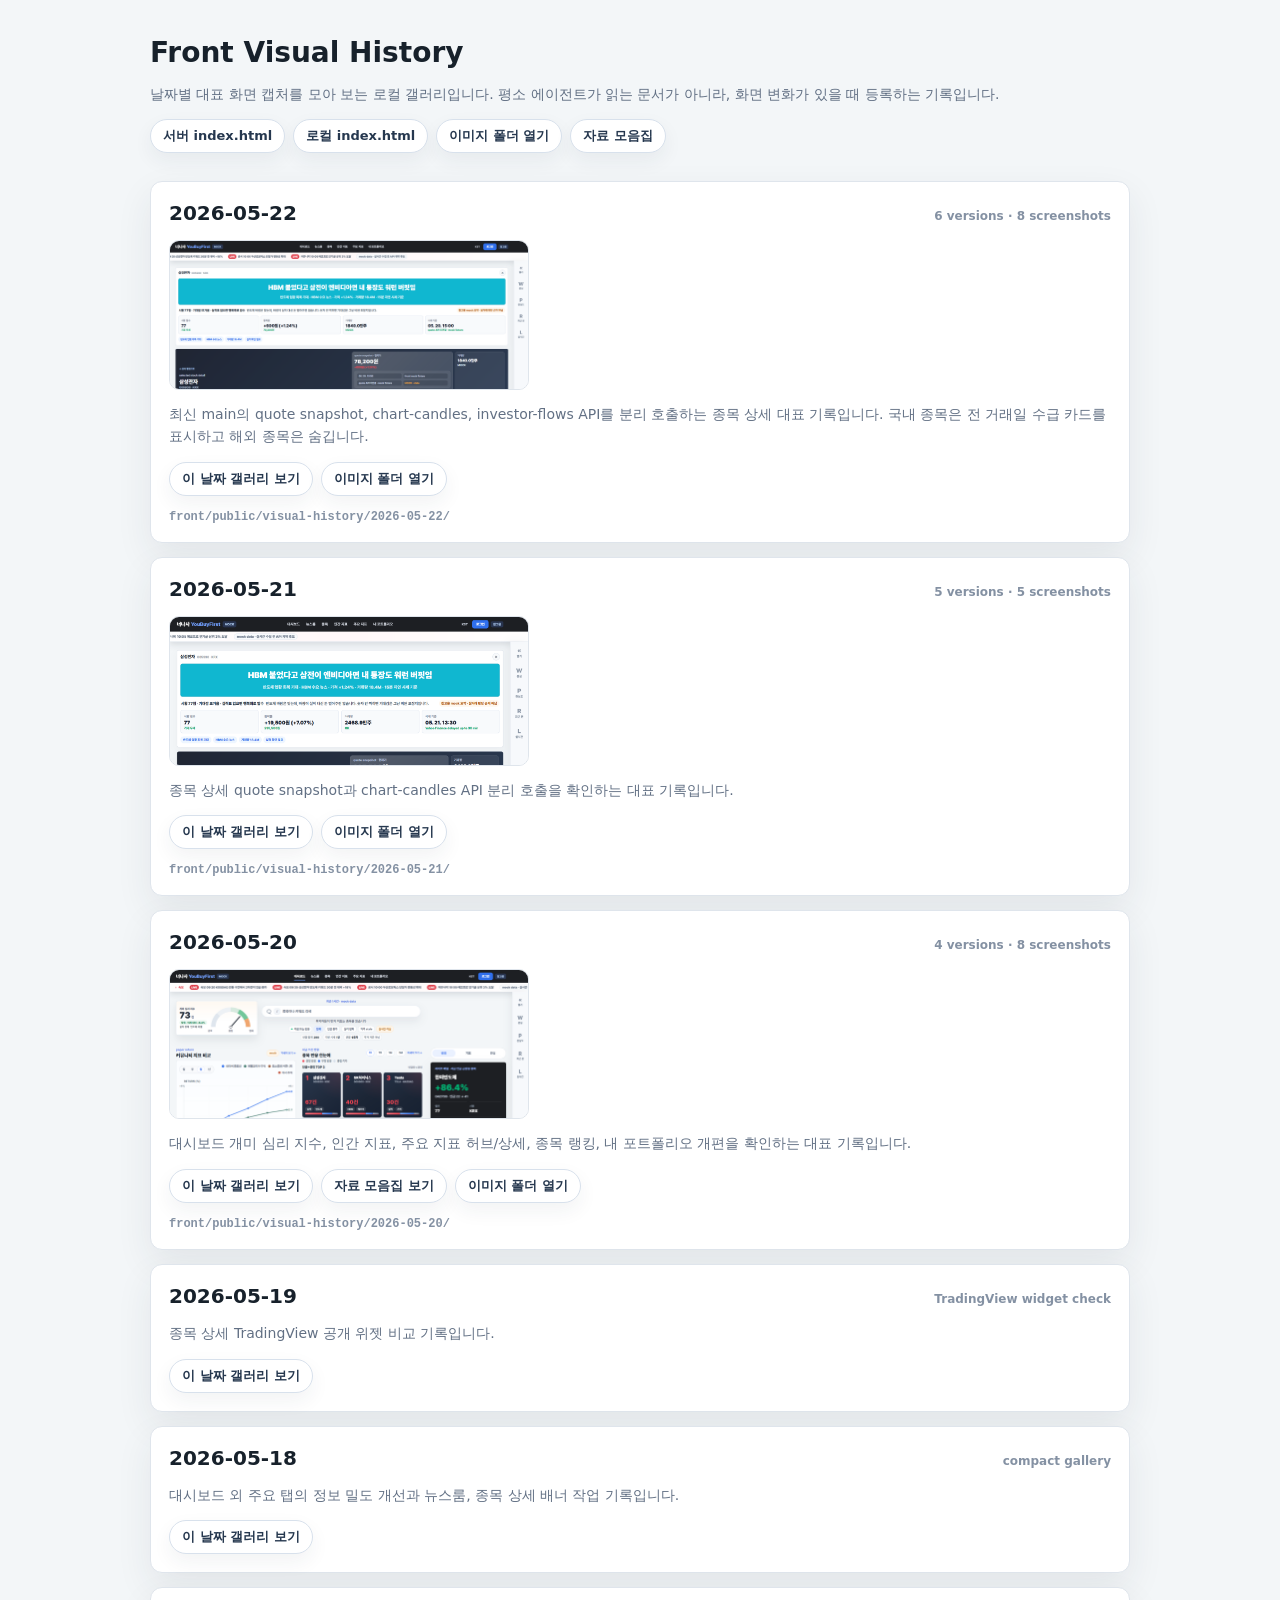
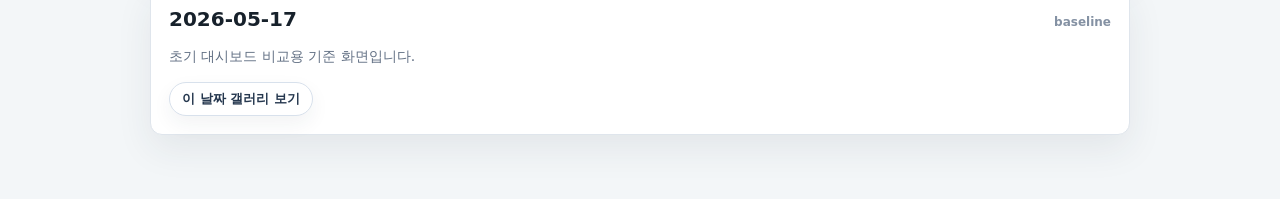
<file: front/public/visual-history/index.html>
<!doctype html>
<html lang="ko">
  <head>
    <meta charset="UTF-8" />
    <meta name="viewport" content="width=device-width, initial-scale=1.0" />
    <title>YouBuyFirst Front Visual History</title>
    <style>
      :root {
        color: #17212b;
        background: #f3f6f8;
        font-family: Pretendard, "Pretendard Variable", system-ui, -apple-system, BlinkMacSystemFont, "Segoe UI", sans-serif;
      }
      * { box-sizing: border-box; }
      body { margin: 0; }
      main { width: min(980px, calc(100% - 40px)); margin: 0 auto; padding: 36px 0 64px; }
      header, .date-list, article { display: grid; gap: 14px; }
      header { margin-bottom: 28px; }
      h1, h2, p { margin: 0; }
      h1 { font-size: 28px; line-height: 1.2; }
      h2 { font-size: 20px; line-height: 1.3; }
      p { color: #627084; font-size: 14px; line-height: 1.55; }
      a { color: #2f6fed; font-size: 13px; font-weight: 760; text-decoration: none; }
      .actions, .date-actions { display: flex; flex-wrap: wrap; gap: 8px; }
      .actions a, .date-actions a { display: inline-flex; align-items: center; min-height: 34px; padding: 0 12px; border: 1px solid #d8e1ec; border-radius: 999px; background: #fff; color: #26384f; box-shadow: 0 8px 20px rgba(39, 51, 67, 0.06); }
      article { padding: 18px; border: 1px solid #dfe5ec; border-radius: 12px; background: #fff; box-shadow: 0 14px 36px rgba(39, 51, 67, 0.08); }
      .date-title { display: flex; flex-wrap: wrap; align-items: baseline; justify-content: space-between; gap: 8px 16px; }
      .meta, code { color: #8491a3; font-size: 12px; font-weight: 700; }
      .thumb { display: block; width: min(360px, 100%); height: 150px; object-fit: cover; object-position: top left; border: 1px solid #dfe5ec; border-radius: 10px; }
      @media (max-width: 760px) { main { width: min(100% - 24px, 980px); } }
    </style>
  </head>
  <body>
    <main>
      <header>
        <h1>Front Visual History</h1>
        <p>날짜별 대표 화면 캡처를 모아 보는 로컬 갤러리입니다. 평소 에이전트가 읽는 문서가 아니라, 화면 변화가 있을 때 등록하는 기록입니다.</p>
        <div class="actions" aria-label="로컬 갤러리 링크">
          <a href="http://127.0.0.1:5174/visual-history/index.html">서버 index.html</a>
          <a href="file:///C:/agents/YouBuyFirst/.worktrees/front-investor-flow-ui/front/public/visual-history/index.html">로컬 index.html</a>
          <a href="file:///C:/agents/YouBuyFirst/.worktrees/front-investor-flow-ui/front/public/visual-history/">이미지 폴더 열기</a>
          <a href="./references/index.html">자료 모음집</a>
        </div>
      </header>

      <section class="date-list" aria-label="날짜별 프론트 UI 캡처">
        <article>
          <div class="date-title">
            <h2>2026-05-22</h2>
            <span class="meta">6 versions · 8 screenshots</span>
          </div>
          <img class="thumb" src="./2026-05-22/FV-20260522-1505-stock-investor-flow-api-1600.png" alt="2026-05-22 stock detail investor flow API thumbnail" />
          <p>최신 main의 quote snapshot, chart-candles, investor-flows API를 분리 호출하는 종목 상세 대표 기록입니다. 국내 종목은 전 거래일 수급 카드를 표시하고 해외 종목은 숨깁니다.</p>
          <div class="date-actions">
            <a href="./2026-05-22/index.html">이 날짜 갤러리 보기</a>
            <a href="file:///C:/agents/YouBuyFirst/.worktrees/front-investor-flow-ui/front/public/visual-history/2026-05-22/">이미지 폴더 열기</a>
          </div>
          <code>front/public/visual-history/2026-05-22/</code>
        </article>

        <article>
          <div class="date-title">
            <h2>2026-05-21</h2>
            <span class="meta">5 versions · 5 screenshots</span>
          </div>
          <img class="thumb" src="./2026-05-21/FV-20260521-1522-stock-chart-candles-api-wired-1280.png" alt="2026-05-21 chart-candles API wired thumbnail" />
          <p>종목 상세 quote snapshot과 chart-candles API 분리 호출을 확인하는 대표 기록입니다.</p>
          <div class="date-actions">
            <a href="./2026-05-21/index.html">이 날짜 갤러리 보기</a>
            <a href="file:///C:/agents/YouBuyFirst/.worktrees/front-investor-flow-ui/front/public/visual-history/2026-05-21/">이미지 폴더 열기</a>
          </div>
          <code>front/public/visual-history/2026-05-21/</code>
        </article>

        <article>
          <div class="date-title">
            <h2>2026-05-20</h2>
            <span class="meta">4 versions · 8 screenshots</span>
          </div>
          <img class="thumb" src="./2026-05-20/FV-20260520-1038-retail-sentiment-gauge-ratio-dashboard-1440.png" alt="2026-05-20 dashboard thumbnail" />
          <p>대시보드 개미 심리 지수, 인간 지표, 주요 지표 허브/상세, 종목 랭킹, 내 포트폴리오 개편을 확인하는 대표 기록입니다.</p>
          <div class="date-actions">
            <a href="./2026-05-20/index.html">이 날짜 갤러리 보기</a>
            <a href="./references/index.html">자료 모음집 보기</a>
            <a href="file:///C:/agents/YouBuyFirst/.worktrees/front-investor-flow-ui/front/public/visual-history/2026-05-20/">이미지 폴더 열기</a>
          </div>
          <code>front/public/visual-history/2026-05-20/</code>
        </article>

        <article>
          <div class="date-title">
            <h2>2026-05-19</h2>
            <span class="meta">TradingView widget check</span>
          </div>
          <p>종목 상세 TradingView 공개 위젯 비교 기록입니다.</p>
          <div class="date-actions">
            <a href="./2026-05-19/index.html">이 날짜 갤러리 보기</a>
          </div>
        </article>

        <article>
          <div class="date-title">
            <h2>2026-05-18</h2>
            <span class="meta">compact gallery</span>
          </div>
          <p>대시보드 외 주요 탭의 정보 밀도 개선과 뉴스룸, 종목 상세 배너 작업 기록입니다.</p>
          <div class="date-actions">
            <a href="./2026-05-18/index.html">이 날짜 갤러리 보기</a>
          </div>
        </article>

        <article>
          <div class="date-title">
            <h2>2026-05-17</h2>
            <span class="meta">baseline</span>
          </div>
          <p>초기 대시보드 비교용 기준 화면입니다.</p>
          <div class="date-actions">
            <a href="./2026-05-17/index.html">이 날짜 갤러리 보기</a>
          </div>
        </article>
      </section>
    </main>
  </body>
</html>
</file>
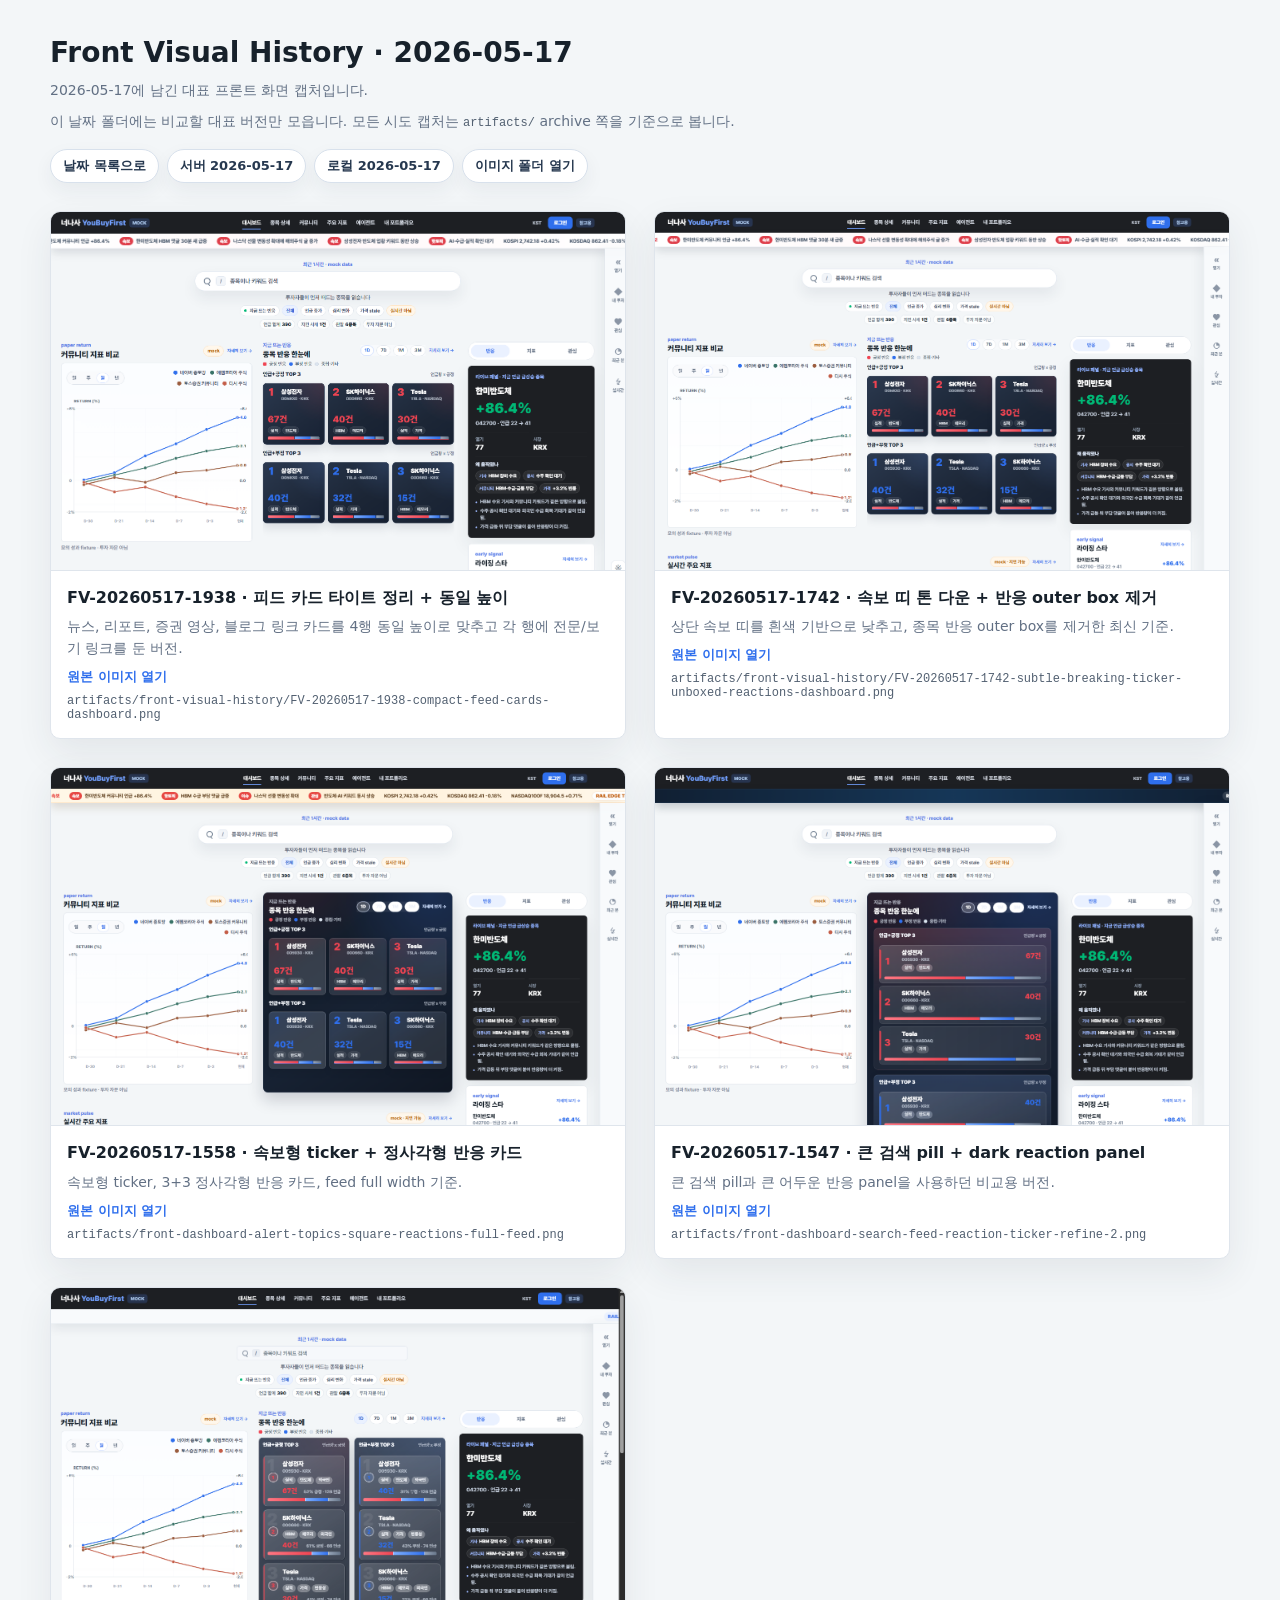
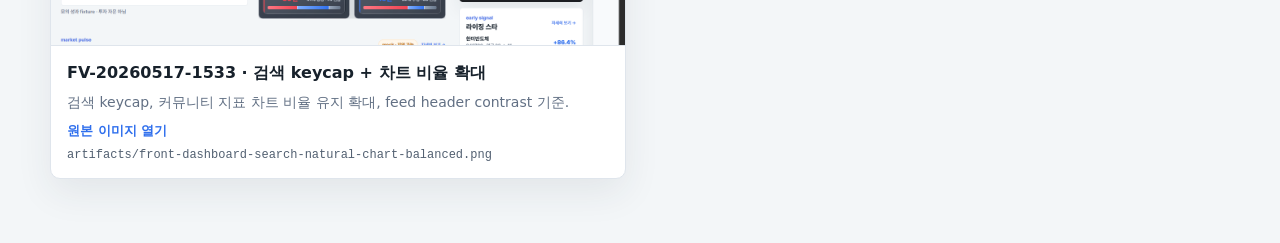
<file: front/public/visual-history/2026-05-17/index.html>
<!doctype html>
<html lang="ko">
  <head>
    <meta charset="UTF-8" />
    <meta name="viewport" content="width=device-width, initial-scale=1.0" />
    <title>YouBuyFirst Front Visual History - 2026-05-17</title>
    <style>
      :root {
        color: #17212b;
        background: #f3f6f8;
        font-family:
          Pretendard,
          "Pretendard Variable",
          system-ui,
          -apple-system,
          BlinkMacSystemFont,
          "Segoe UI",
          sans-serif;
      }

      * {
        box-sizing: border-box;
      }

      body {
        margin: 0;
      }

      main {
        width: min(1180px, calc(100% - 40px));
        margin: 0 auto;
        padding: 36px 0 64px;
      }

      header {
        display: grid;
        gap: 10px;
        margin-bottom: 28px;
      }

      h1 {
        margin: 0;
        font-size: 28px;
        line-height: 1.2;
      }

      p {
        margin: 0;
        color: #627084;
        font-size: 14px;
        line-height: 1.55;
      }

      .grid {
        display: grid;
        grid-template-columns: repeat(2, minmax(0, 1fr));
        gap: 28px;
      }

      article {
        overflow: hidden;
        border: 1px solid #dfe5ec;
        border-radius: 10px;
        background: #ffffff;
        box-shadow: 0 14px 36px rgba(39, 51, 67, 0.08);
      }

      article img {
        display: block;
        width: 100%;
        aspect-ratio: 16 / 10;
        object-fit: cover;
        object-position: top left;
        border-bottom: 1px solid #dfe5ec;
      }

      .copy {
        display: grid;
        gap: 8px;
        padding: 16px;
      }

      h2 {
        margin: 0;
        font-size: 16px;
        line-height: 1.35;
      }

      a {
        color: #2f6fed;
        font-size: 13px;
        font-weight: 760;
        text-decoration: none;
      }

      .actions {
        display: flex;
        flex-wrap: wrap;
        gap: 8px;
        margin-top: 6px;
      }

      .actions a {
        display: inline-flex;
        align-items: center;
        min-height: 34px;
        padding: 0 12px;
        border: 1px solid #d8e1ec;
        border-radius: 999px;
        background: #ffffff;
        color: #26384f;
        box-shadow: 0 8px 20px rgba(39, 51, 67, 0.06);
      }

      code {
        color: #526071;
        font-size: 12px;
      }

      @media (max-width: 760px) {
        main {
          width: min(100% - 24px, 1180px);
        }

        .grid {
          grid-template-columns: 1fr;
        }
      }
    </style>
  </head>
  <body>
    <main>
      <header>
        <h1>Front Visual History · 2026-05-17</h1>
        <p>2026-05-17에 남긴 대표 프론트 화면 캡처입니다.</p>
        <p>이 날짜 폴더에는 비교할 대표 버전만 모읍니다. 모든 시도 캡처는 <code>artifacts/</code> archive 쪽을 기준으로 봅니다.</p>
        <div class="actions" aria-label="로컬 갤러리 링크">
          <a href="../index.html">날짜 목록으로</a>
          <a href="http://127.0.0.1:5174/visual-history/2026-05-17/index.html">서버 2026-05-17</a>
          <a href="file:///C:/agents/YouBuyFirst/.worktrees/front-dashboard-content/front/public/visual-history/2026-05-17/index.html">로컬 2026-05-17</a>
          <a href="file:///C:/agents/YouBuyFirst/.worktrees/front-dashboard-content/front/public/visual-history/2026-05-17/">이미지 폴더 열기</a>
        </div>
      </header>

      <section class="grid" aria-label="프론트 UI 버전 캡처">
        <article>
          <img src="./FV-20260517-1938-compact-feed-cards-dashboard.png" alt="FV-20260517-1938 dashboard" />
          <div class="copy">
            <h2>FV-20260517-1938 · 피드 카드 타이트 정리 + 동일 높이</h2>
            <p>뉴스, 리포트, 증권 영상, 블로그 링크 카드를 4행 동일 높이로 맞추고 각 행에 전문/보기 링크를 둔 버전.</p>
            <a href="./FV-20260517-1938-compact-feed-cards-dashboard.png">원본 이미지 열기</a>
            <code>artifacts/front-visual-history/FV-20260517-1938-compact-feed-cards-dashboard.png</code>
          </div>
        </article>

        <article>
          <img src="./FV-20260517-1742-subtle-breaking-ticker-unboxed-reactions-dashboard.png" alt="FV-20260517-1742 dashboard" />
          <div class="copy">
            <h2>FV-20260517-1742 · 속보 띠 톤 다운 + 반응 outer box 제거</h2>
            <p>상단 속보 띠를 흰색 기반으로 낮추고, 종목 반응 outer box를 제거한 최신 기준.</p>
            <a href="./FV-20260517-1742-subtle-breaking-ticker-unboxed-reactions-dashboard.png">원본 이미지 열기</a>
            <code>artifacts/front-visual-history/FV-20260517-1742-subtle-breaking-ticker-unboxed-reactions-dashboard.png</code>
          </div>
        </article>

        <article>
          <img src="./front-dashboard-alert-topics-square-reactions-full-feed.png" alt="FV-20260517-1558 dashboard" />
          <div class="copy">
            <h2>FV-20260517-1558 · 속보형 ticker + 정사각형 반응 카드</h2>
            <p>속보형 ticker, 3+3 정사각형 반응 카드, feed full width 기준.</p>
            <a href="./front-dashboard-alert-topics-square-reactions-full-feed.png">원본 이미지 열기</a>
            <code>artifacts/front-dashboard-alert-topics-square-reactions-full-feed.png</code>
          </div>
        </article>

        <article>
          <img src="./front-dashboard-search-feed-reaction-ticker-refine-2.png" alt="FV-20260517-1547 dashboard" />
          <div class="copy">
            <h2>FV-20260517-1547 · 큰 검색 pill + dark reaction panel</h2>
            <p>큰 검색 pill과 큰 어두운 반응 panel을 사용하던 비교용 버전.</p>
            <a href="./front-dashboard-search-feed-reaction-ticker-refine-2.png">원본 이미지 열기</a>
            <code>artifacts/front-dashboard-search-feed-reaction-ticker-refine-2.png</code>
          </div>
        </article>

        <article>
          <img src="./front-dashboard-search-natural-chart-balanced.png" alt="FV-20260517-1533 dashboard" />
          <div class="copy">
            <h2>FV-20260517-1533 · 검색 keycap + 차트 비율 확대</h2>
            <p>검색 keycap, 커뮤니티 지표 차트 비율 유지 확대, feed header contrast 기준.</p>
            <a href="./front-dashboard-search-natural-chart-balanced.png">원본 이미지 열기</a>
            <code>artifacts/front-dashboard-search-natural-chart-balanced.png</code>
          </div>
        </article>
      </section>
    </main>
  </body>
</html>
</file>
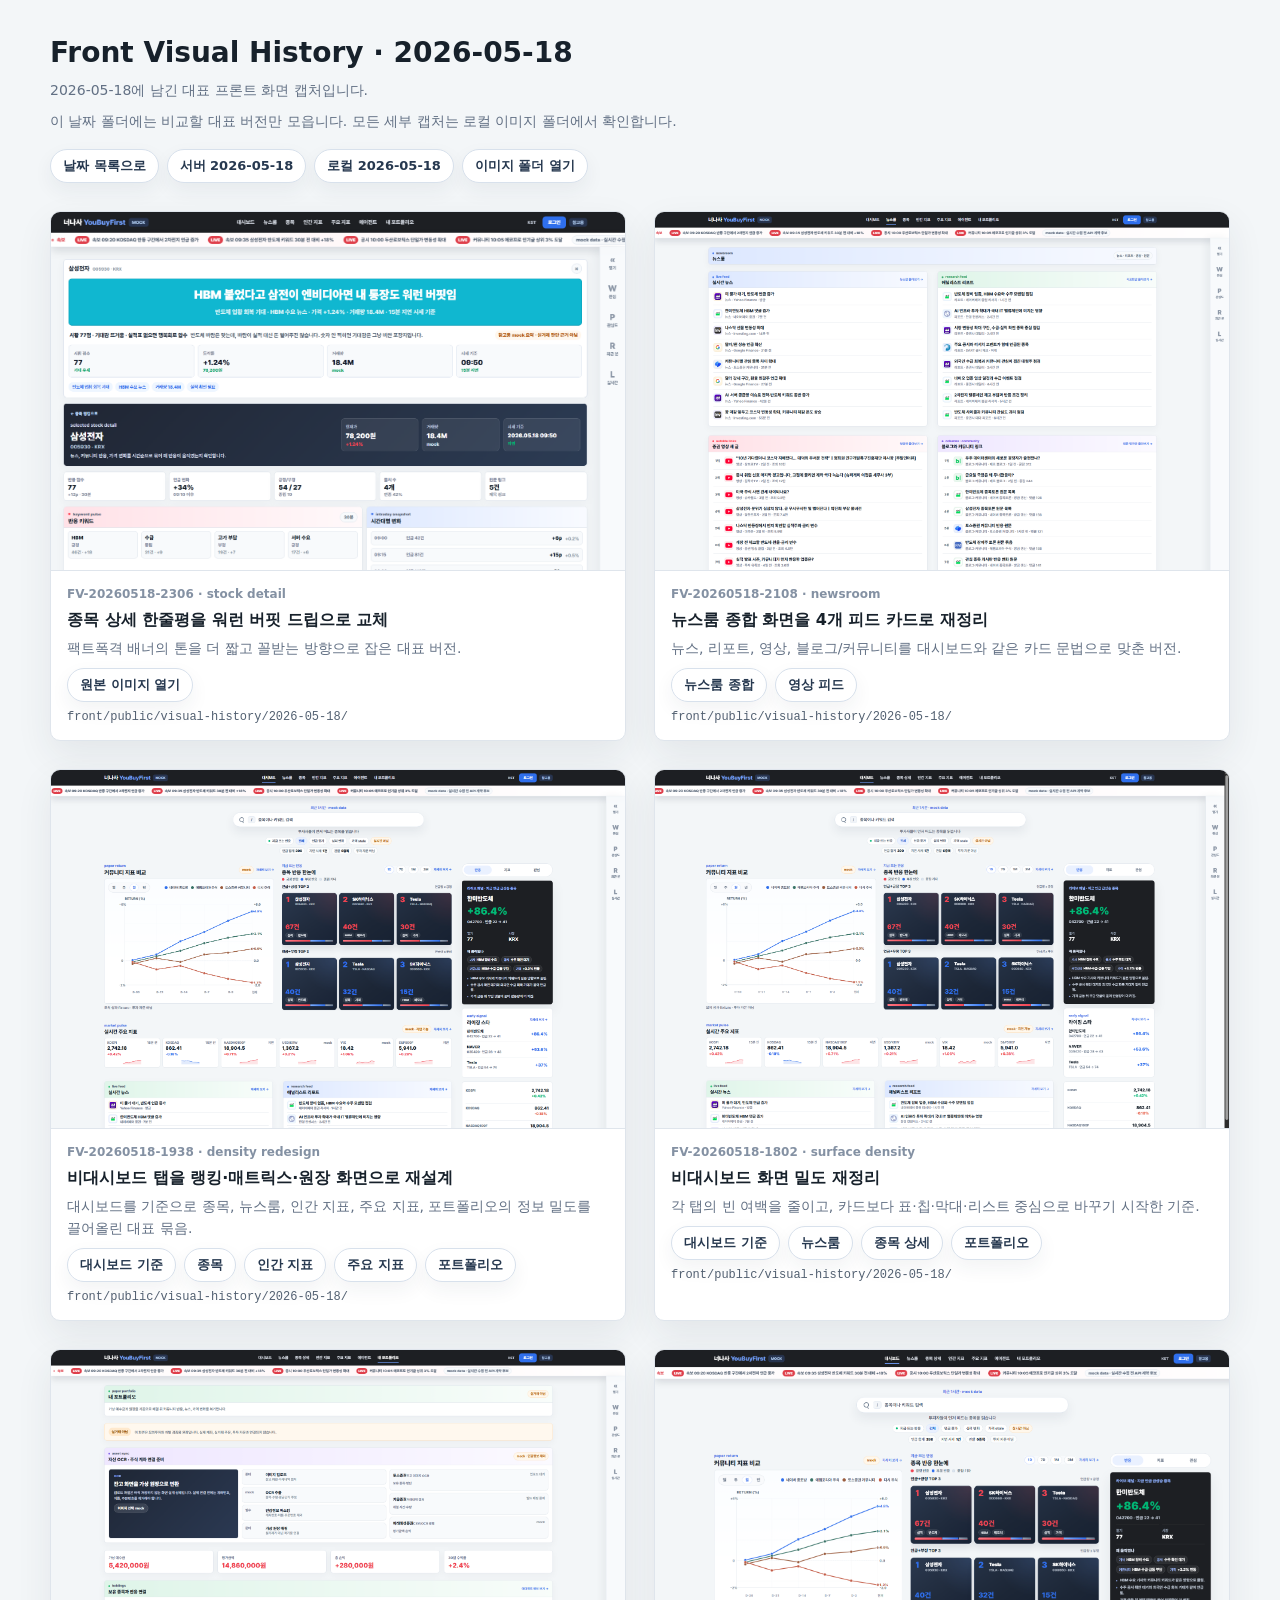
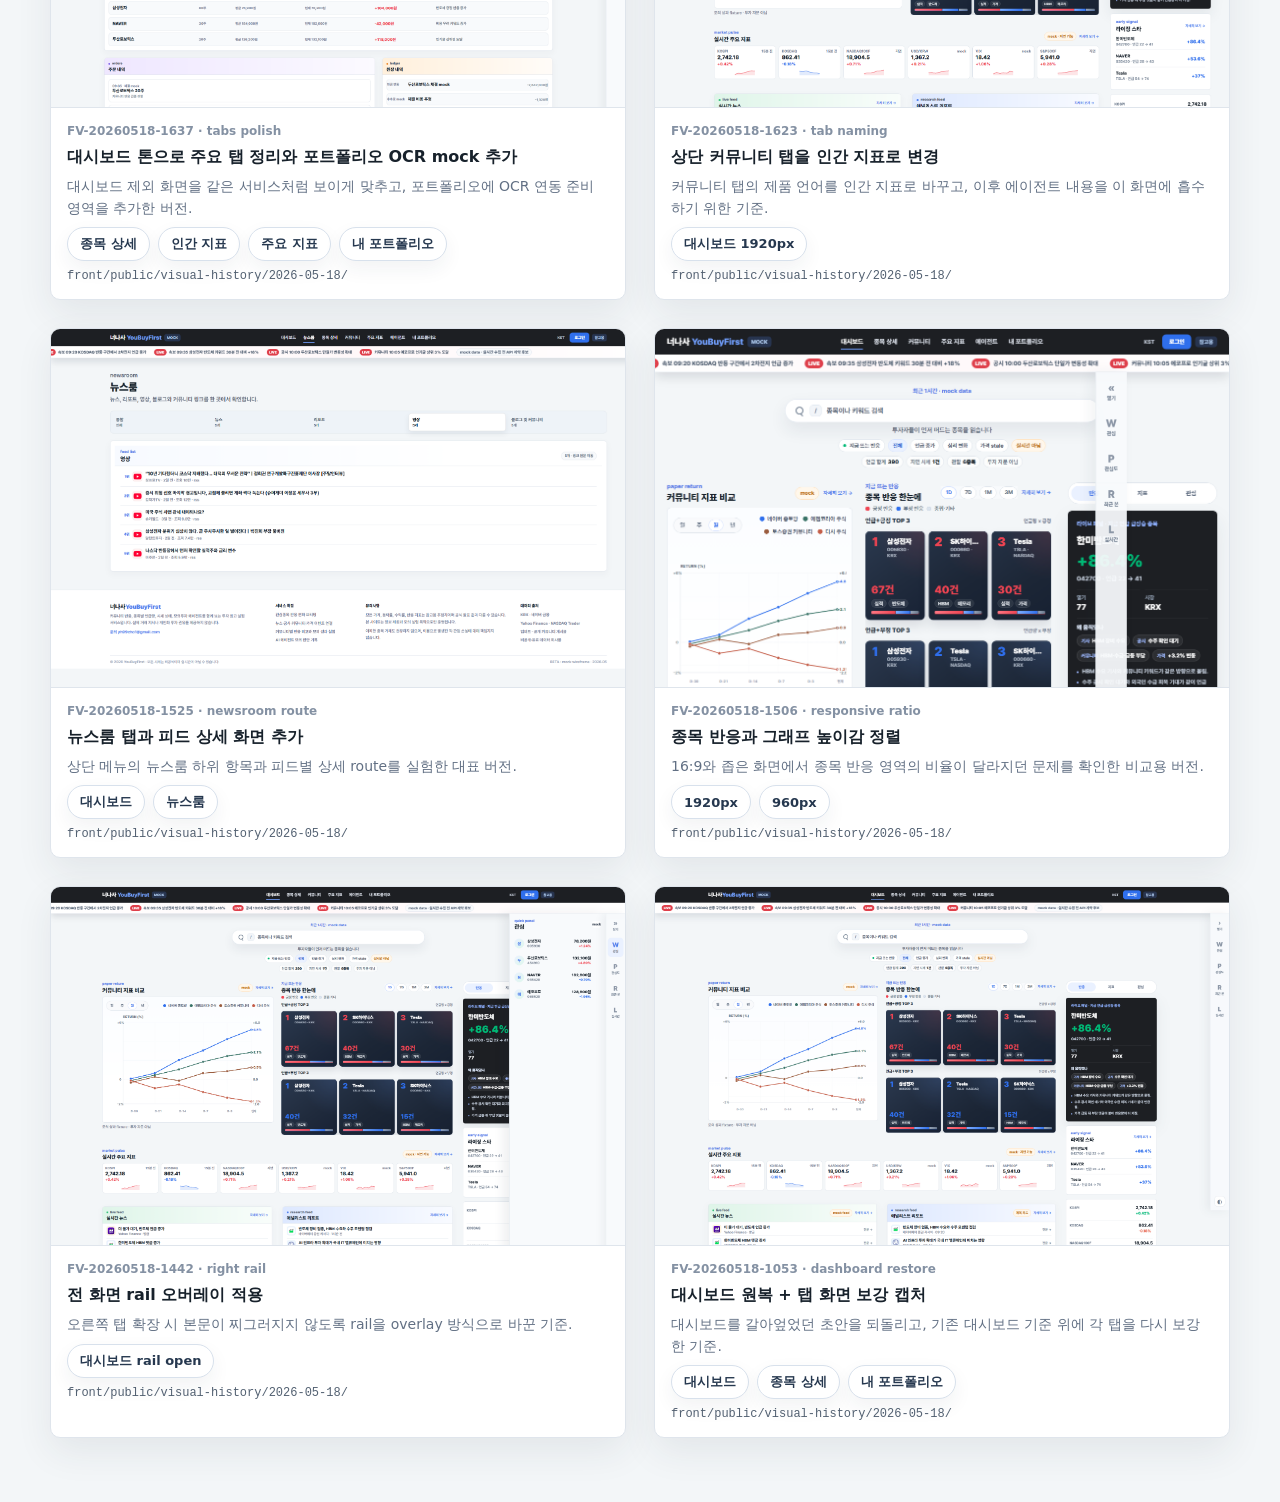
<file: front/public/visual-history/2026-05-18/index.html>
<!doctype html>
<html lang="ko">
  <head>
    <meta charset="UTF-8" />
    <meta name="viewport" content="width=device-width, initial-scale=1.0" />
    <title>YouBuyFirst Front Visual History - 2026-05-18</title>
    <style>
      :root {
        color: #17212b;
        background: #f3f6f8;
        font-family:
          Pretendard,
          "Pretendard Variable",
          system-ui,
          -apple-system,
          BlinkMacSystemFont,
          "Segoe UI",
          sans-serif;
      }

      * { box-sizing: border-box; }
      body { margin: 0; }
      main { width: min(1180px, calc(100% - 40px)); margin: 0 auto; padding: 36px 0 64px; }
      header { display: grid; gap: 10px; margin-bottom: 28px; }
      h1, h2, p { margin: 0; }
      h1 { font-size: 28px; line-height: 1.2; }
      h2 { font-size: 16px; line-height: 1.35; }
      p { color: #627084; font-size: 14px; line-height: 1.55; }
      a { color: #2f6fed; font-size: 13px; font-weight: 760; text-decoration: none; }
      code { color: #526071; font-size: 12px; }

      .actions, .shot-links {
        display: flex;
        flex-wrap: wrap;
        gap: 8px;
      }

      .actions { margin-top: 6px; }

      .actions a, .shot-links a {
        display: inline-flex;
        align-items: center;
        min-height: 34px;
        padding: 0 12px;
        border: 1px solid #d8e1ec;
        border-radius: 999px;
        background: #ffffff;
        color: #26384f;
        box-shadow: 0 8px 20px rgba(39, 51, 67, 0.06);
      }

      .grid {
        display: grid;
        grid-template-columns: repeat(2, minmax(0, 1fr));
        gap: 28px;
      }

      article {
        overflow: hidden;
        border: 1px solid #dfe5ec;
        border-radius: 10px;
        background: #ffffff;
        box-shadow: 0 14px 36px rgba(39, 51, 67, 0.08);
      }

      article img {
        display: block;
        width: 100%;
        aspect-ratio: 16 / 10;
        object-fit: cover;
        object-position: top left;
        border-bottom: 1px solid #dfe5ec;
      }

      .copy {
        display: grid;
        gap: 8px;
        padding: 16px;
      }

      .meta {
        color: #8491a3;
        font-size: 12px;
        font-weight: 760;
      }

      @media (max-width: 760px) {
        main { width: min(100% - 24px, 1180px); }
        .grid { grid-template-columns: 1fr; }
      }
    </style>
  </head>
  <body>
    <main>
      <header>
        <h1>Front Visual History · 2026-05-18</h1>
        <p>2026-05-18에 남긴 대표 프론트 화면 캡처입니다.</p>
        <p>이 날짜 폴더에는 비교할 대표 버전만 모읍니다. 모든 세부 캡처는 로컬 이미지 폴더에서 확인합니다.</p>
        <div class="actions" aria-label="로컬 갤러리 링크">
          <a href="../index.html">날짜 목록으로</a>
          <a href="http://127.0.0.1:5174/visual-history/2026-05-18/index.html">서버 2026-05-18</a>
          <a href="file:///C:/agents/YouBuyFirst/.worktrees/front-retail-sentiment-widget/front/public/visual-history/2026-05-18/index.html">로컬 2026-05-18</a>
          <a href="file:///C:/agents/YouBuyFirst/.worktrees/front-retail-sentiment-widget/front/public/visual-history/2026-05-18/">이미지 폴더 열기</a>
        </div>
      </header>

      <section class="grid" aria-label="프론트 UI 대표 버전 캡처">
        <article>
          <img src="./FV-20260518-2306-stock-detail-buffett-roast-copy-stock-detail-1440.png" alt="FV-20260518-2306 stock detail" />
          <div class="copy">
            <span class="meta">FV-20260518-2306 · stock detail</span>
            <h2>종목 상세 한줄평을 워런 버핏 드립으로 교체</h2>
            <p>팩트폭격 배너의 톤을 더 짧고 꼴받는 방향으로 잡은 대표 버전.</p>
            <div class="shot-links">
              <a href="./FV-20260518-2306-stock-detail-buffett-roast-copy-stock-detail-1440.png">원본 이미지 열기</a>
            </div>
            <code>front/public/visual-history/2026-05-18/</code>
          </div>
        </article>

        <article>
          <img src="./FV-20260518-2108-newsroom-four-feed-overview-newsroom-1920.png" alt="FV-20260518-2108 newsroom" />
          <div class="copy">
            <span class="meta">FV-20260518-2108 · newsroom</span>
            <h2>뉴스룸 종합 화면을 4개 피드 카드로 재정리</h2>
            <p>뉴스, 리포트, 영상, 블로그/커뮤니티를 대시보드와 같은 카드 문법으로 맞춘 버전.</p>
            <div class="shot-links">
              <a href="./FV-20260518-2108-newsroom-four-feed-overview-newsroom-1920.png">뉴스룸 종합</a>
              <a href="./FV-20260518-2108-newsroom-four-feed-overview-videos-1920.png">영상 피드</a>
            </div>
            <code>front/public/visual-history/2026-05-18/</code>
          </div>
        </article>

        <article>
          <img src="./FV-20260518-1938-non-dashboard-density-redesign-dashboard-1920.png" alt="FV-20260518-1938 non-dashboard density" />
          <div class="copy">
            <span class="meta">FV-20260518-1938 · density redesign</span>
            <h2>비대시보드 탭을 랭킹·매트릭스·원장 화면으로 재설계</h2>
            <p>대시보드를 기준으로 종목, 뉴스룸, 인간 지표, 주요 지표, 포트폴리오의 정보 밀도를 끌어올린 대표 묶음.</p>
            <div class="shot-links">
              <a href="./FV-20260518-1938-non-dashboard-density-redesign-dashboard-1920.png">대시보드 기준</a>
              <a href="./FV-20260518-1938-non-dashboard-density-redesign-stocks-1920.png">종목</a>
              <a href="./FV-20260518-1938-non-dashboard-density-redesign-human-indicator-1920.png">인간 지표</a>
              <a href="./FV-20260518-1938-non-dashboard-density-redesign-indicators-1920.png">주요 지표</a>
              <a href="./FV-20260518-1938-non-dashboard-density-redesign-portfolio-1920.png">포트폴리오</a>
            </div>
            <code>front/public/visual-history/2026-05-18/</code>
          </div>
        </article>

        <article>
          <img src="./FV-20260518-1802-surface-density-tight-dashboard-1920.png" alt="FV-20260518-1802 surface density" />
          <div class="copy">
            <span class="meta">FV-20260518-1802 · surface density</span>
            <h2>비대시보드 화면 밀도 재정리</h2>
            <p>각 탭의 빈 여백을 줄이고, 카드보다 표·칩·막대·리스트 중심으로 바꾸기 시작한 기준.</p>
            <div class="shot-links">
              <a href="./FV-20260518-1802-surface-density-tight-dashboard-1920.png">대시보드 기준</a>
              <a href="./FV-20260518-1802-surface-density-tight-newsroom-1920.png">뉴스룸</a>
              <a href="./FV-20260518-1802-surface-density-tight-stock-detail-1920.png">종목 상세</a>
              <a href="./FV-20260518-1802-surface-density-tight-portfolio-1920.png">포트폴리오</a>
            </div>
            <code>front/public/visual-history/2026-05-18/</code>
          </div>
        </article>

        <article>
          <img src="./FV-20260518-1637-surface-tabs-polish-portfolio-1920.png" alt="FV-20260518-1637 surface tabs polish" />
          <div class="copy">
            <span class="meta">FV-20260518-1637 · tabs polish</span>
            <h2>대시보드 톤으로 주요 탭 정리와 포트폴리오 OCR mock 추가</h2>
            <p>대시보드 제외 화면을 같은 서비스처럼 보이게 맞추고, 포트폴리오에 OCR 연동 준비 영역을 추가한 버전.</p>
            <div class="shot-links">
              <a href="./FV-20260518-1637-surface-tabs-polish-stock-detail-1920.png">종목 상세</a>
              <a href="./FV-20260518-1637-surface-tabs-polish-human-indicator-1920.png">인간 지표</a>
              <a href="./FV-20260518-1637-surface-tabs-polish-indicators-1920.png">주요 지표</a>
              <a href="./FV-20260518-1637-surface-tabs-polish-portfolio-1920.png">내 포트폴리오</a>
            </div>
            <code>front/public/visual-history/2026-05-18/</code>
          </div>
        </article>

        <article>
          <img src="./FV-20260518-1623-human-indicator-tab-dashboard-1920.png" alt="FV-20260518-1623 human indicator tab" />
          <div class="copy">
            <span class="meta">FV-20260518-1623 · tab naming</span>
            <h2>상단 커뮤니티 탭을 인간 지표로 변경</h2>
            <p>커뮤니티 탭의 제품 언어를 인간 지표로 바꾸고, 이후 에이전트 내용을 이 화면에 흡수하기 위한 기준.</p>
            <div class="shot-links">
              <a href="./FV-20260518-1623-human-indicator-tab-dashboard-1920.png">대시보드 1920px</a>
            </div>
            <code>front/public/visual-history/2026-05-18/</code>
          </div>
        </article>

        <article>
          <img src="./FV-20260518-1525-newsroom-feed-tabs-newsroom-1920.png" alt="FV-20260518-1525 newsroom feed tabs" />
          <div class="copy">
            <span class="meta">FV-20260518-1525 · newsroom route</span>
            <h2>뉴스룸 탭과 피드 상세 화면 추가</h2>
            <p>상단 메뉴의 뉴스룸 하위 항목과 피드별 상세 route를 실험한 대표 버전.</p>
            <div class="shot-links">
              <a href="./FV-20260518-1525-newsroom-feed-tabs-dashboard-1920.png">대시보드</a>
              <a href="./FV-20260518-1525-newsroom-feed-tabs-newsroom-1920.png">뉴스룸</a>
            </div>
            <code>front/public/visual-history/2026-05-18/</code>
          </div>
        </article>

        <article>
          <img src="./FV-20260518-1506-reaction-graph-ratio-dashboard-960.png" alt="FV-20260518-1506 reaction graph ratio" />
          <div class="copy">
            <span class="meta">FV-20260518-1506 · responsive ratio</span>
            <h2>종목 반응과 그래프 높이감 정렬</h2>
            <p>16:9와 좁은 화면에서 종목 반응 영역의 비율이 달라지던 문제를 확인한 비교용 버전.</p>
            <div class="shot-links">
              <a href="./FV-20260518-1506-reaction-graph-ratio-dashboard-1920.png">1920px</a>
              <a href="./FV-20260518-1506-reaction-graph-ratio-dashboard-960.png">960px</a>
            </div>
            <code>front/public/visual-history/2026-05-18/</code>
          </div>
        </article>

        <article>
          <img src="./FV-20260518-1442-rail-overlay-all-dashboard-open-1920.png" alt="FV-20260518-1442 rail overlay" />
          <div class="copy">
            <span class="meta">FV-20260518-1442 · right rail</span>
            <h2>전 화면 rail 오버레이 적용</h2>
            <p>오른쪽 탭 확장 시 본문이 찌그러지지 않도록 rail을 overlay 방식으로 바꾼 기준.</p>
            <div class="shot-links">
              <a href="./FV-20260518-1442-rail-overlay-all-dashboard-open-1920.png">대시보드 rail open</a>
            </div>
            <code>front/public/visual-history/2026-05-18/</code>
          </div>
        </article>

        <article>
          <img src="./FV-20260518-1053-dashboard-original-product-tabs-dashboard.png" alt="FV-20260518-1053 restored dashboard" />
          <div class="copy">
            <span class="meta">FV-20260518-1053 · dashboard restore</span>
            <h2>대시보드 원복 + 탭 화면 보강 캡처</h2>
            <p>대시보드를 갈아엎었던 초안을 되돌리고, 기존 대시보드 기준 위에 각 탭을 다시 보강한 기준.</p>
            <div class="shot-links">
              <a href="./FV-20260518-1053-dashboard-original-product-tabs-dashboard.png">대시보드</a>
              <a href="./FV-20260518-1053-dashboard-original-product-tabs-stock-detail.png">종목 상세</a>
              <a href="./FV-20260518-1053-dashboard-original-product-tabs-portfolio.png">내 포트폴리오</a>
            </div>
            <code>front/public/visual-history/2026-05-18/</code>
          </div>
        </article>
      </section>
    </main>
  </body>
</html>
</file>
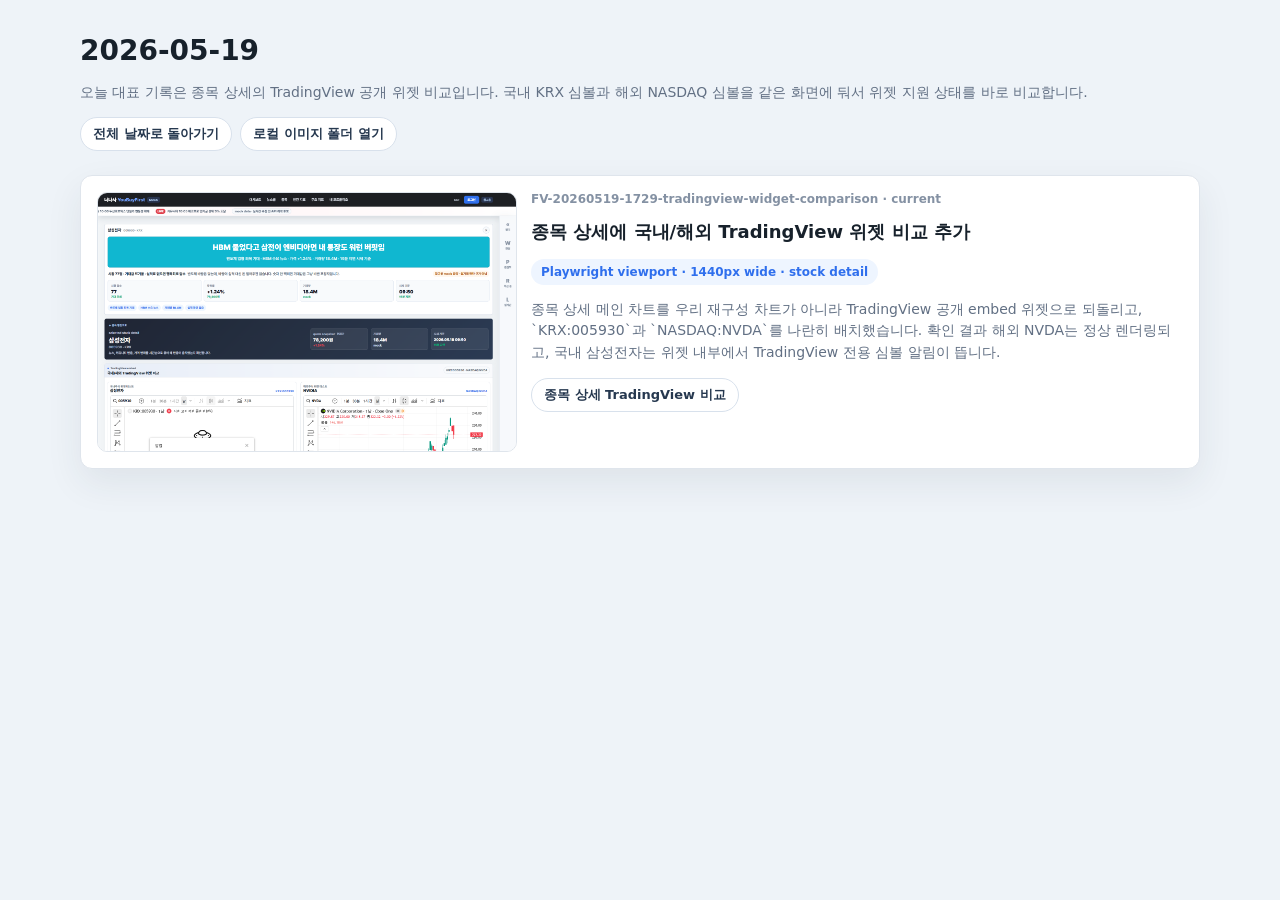
<file: front/public/visual-history/2026-05-19/index.html>
<!doctype html>
<html lang="ko">
  <head>
    <meta charset="UTF-8" />
    <meta name="viewport" content="width=device-width, initial-scale=1.0" />
    <title>2026-05-19 Front Visual History</title>
    <style>
      :root {
        color: #17212b;
        background: #eef3f8;
        font-family:
          Pretendard,
          "Pretendard Variable",
          system-ui,
          -apple-system,
          BlinkMacSystemFont,
          "Segoe UI",
          sans-serif;
      }

      * {
        box-sizing: border-box;
      }

      body {
        margin: 0;
      }

      main {
        width: min(1120px, calc(100% - 40px));
        margin: 0 auto;
        padding: 34px 0 64px;
      }

      header,
      .version-list,
      article,
      .version-copy {
        display: grid;
        gap: 14px;
      }

      header {
        margin-bottom: 24px;
      }

      h1,
      h2,
      p {
        margin: 0;
      }

      h1 {
        font-size: 28px;
        line-height: 1.2;
      }

      h2 {
        font-size: 18px;
        line-height: 1.35;
      }

      p {
        color: #627084;
        font-size: 14px;
        line-height: 1.55;
      }

      a {
        color: #2f6fed;
        font-size: 13px;
        font-weight: 760;
        text-decoration: none;
      }

      .actions,
      .shot-links {
        display: flex;
        flex-wrap: wrap;
        gap: 8px;
      }

      .actions a,
      .shot-links a {
        display: inline-flex;
        align-items: center;
        min-height: 34px;
        padding: 0 12px;
        border: 1px solid #d8e1ec;
        border-radius: 999px;
        background: #ffffff;
        color: #26384f;
      }

      article {
        grid-template-columns: minmax(280px, 420px) minmax(0, 1fr);
        align-items: start;
        padding: 16px;
        border: 1px solid #dfe5ec;
        border-radius: 12px;
        background: #ffffff;
        box-shadow: 0 14px 36px rgba(39, 51, 67, 0.08);
      }

      .thumb {
        display: block;
        width: 100%;
        height: 260px;
        object-fit: cover;
        object-position: top left;
        border: 1px solid #dfe5ec;
        border-radius: 10px;
      }

      .meta {
        color: #8491a3;
        font-size: 12px;
        font-weight: 700;
      }

      .capture-note {
        display: inline-flex;
        width: fit-content;
        min-height: 26px;
        align-items: center;
        padding: 0 10px;
        border-radius: 999px;
        background: #eef5ff;
        color: #2f6fed;
        font-size: 12px;
        font-weight: 820;
      }

      @media (max-width: 760px) {
        main {
          width: min(100% - 24px, 1120px);
        }

        article {
          grid-template-columns: 1fr;
        }
      }
    </style>
  </head>
  <body>
    <main>
      <header>
        <h1>2026-05-19</h1>
        <p>오늘 대표 기록은 종목 상세의 TradingView 공개 위젯 비교입니다. 국내 KRX 심볼과 해외 NASDAQ 심볼을 같은 화면에 둬서 위젯 지원 상태를 바로 비교합니다.</p>
        <div class="actions">
          <a href="../index.html">전체 날짜로 돌아가기</a>
          <a href="file:///C:/agents/YouBuyFirst/.worktrees/front-dashboard-design-polish/front/public/visual-history/2026-05-19/">로컬 이미지 폴더 열기</a>
        </div>
      </header>

      <section class="version-list">
        <article>
          <img class="thumb" src="./FV-20260519-1729-tradingview-widget-comparison-stock-detail-1440.png" alt="2026-05-19 stock detail TradingView widget comparison thumbnail" />
          <div class="version-copy">
            <span class="meta">FV-20260519-1729-tradingview-widget-comparison · current</span>
            <h2>종목 상세에 국내/해외 TradingView 위젯 비교 추가</h2>
            <span class="capture-note">Playwright viewport · 1440px wide · stock detail</span>
            <p>종목 상세 메인 차트를 우리 재구성 차트가 아니라 TradingView 공개 embed 위젯으로 되돌리고, `KRX:005930`과 `NASDAQ:NVDA`를 나란히 배치했습니다. 확인 결과 해외 NVDA는 정상 렌더링되고, 국내 삼성전자는 위젯 내부에서 TradingView 전용 심볼 알림이 뜹니다.</p>
            <div class="shot-links" aria-label="1729 version screenshots">
              <a href="./FV-20260519-1729-tradingview-widget-comparison-stock-detail-1440.png">종목 상세 TradingView 비교</a>
            </div>
          </div>
        </article>
      </section>
    </main>
  </body>
</html>
</file>
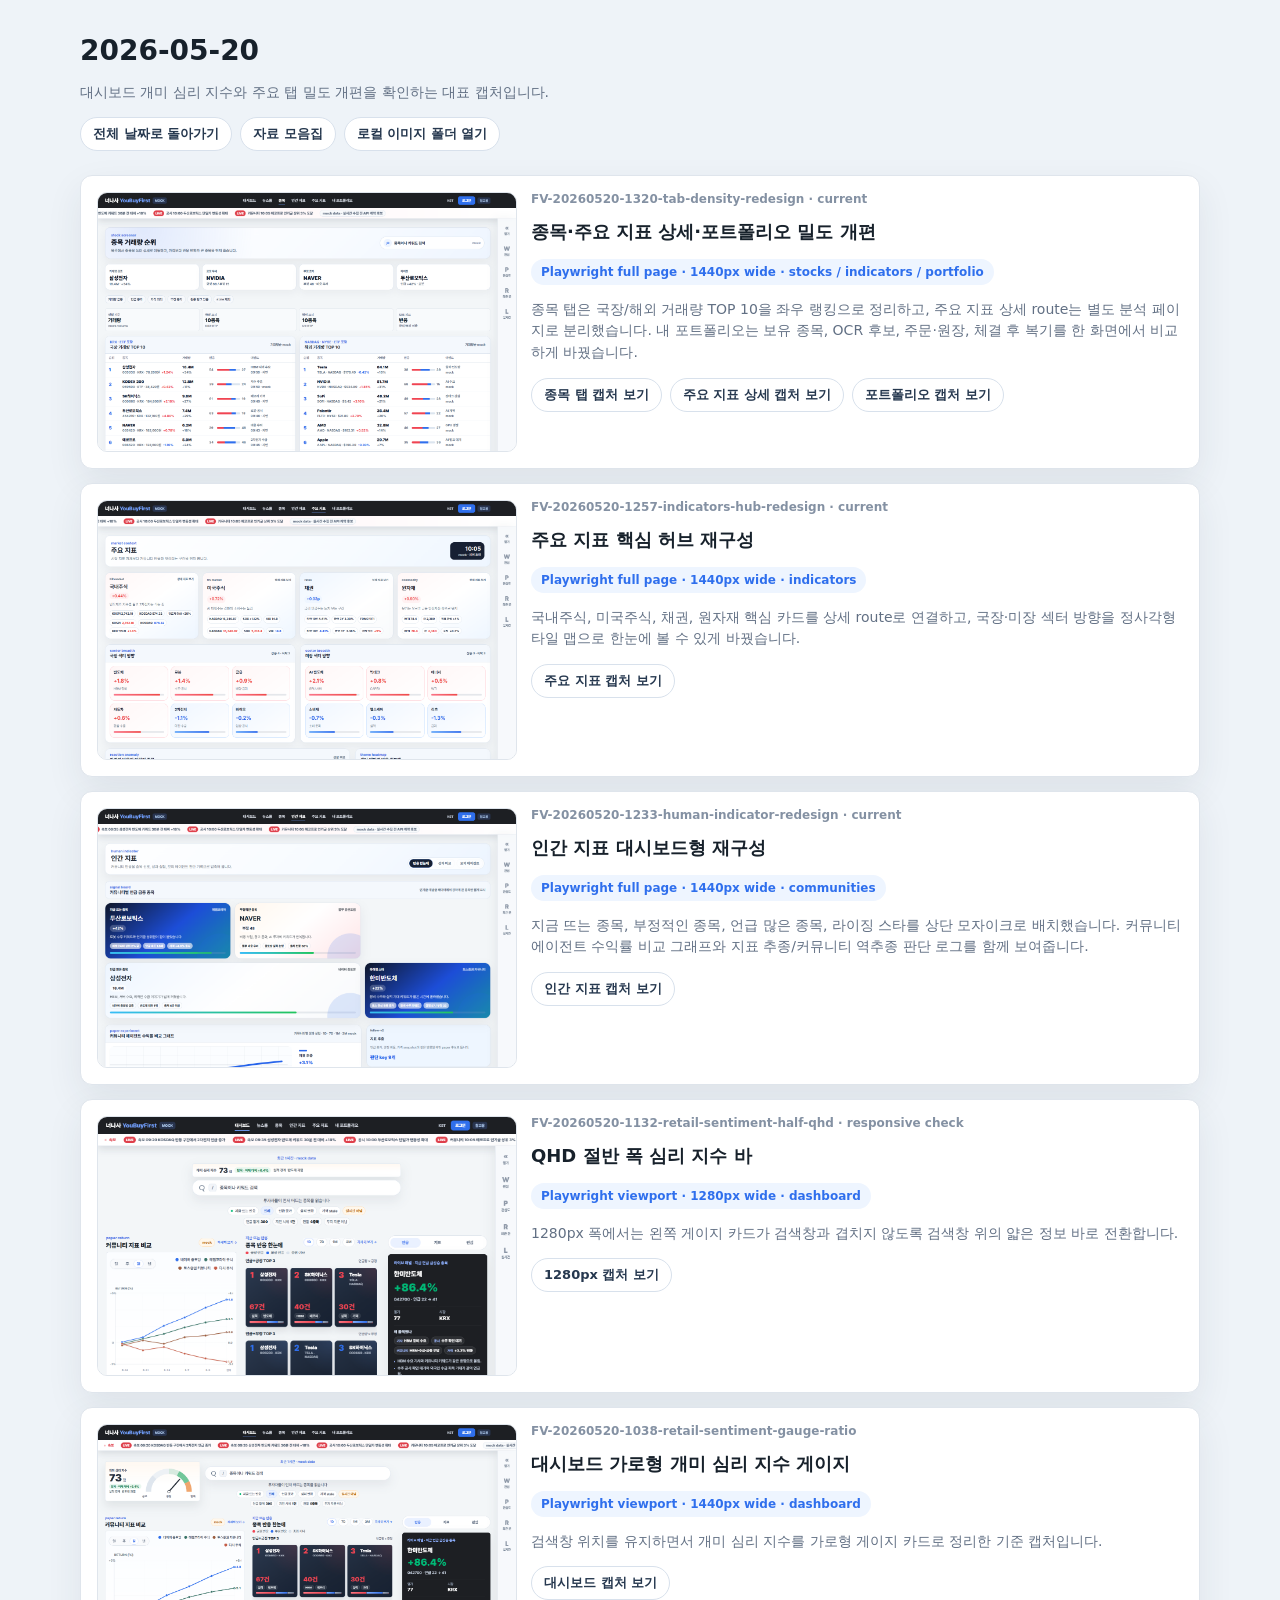
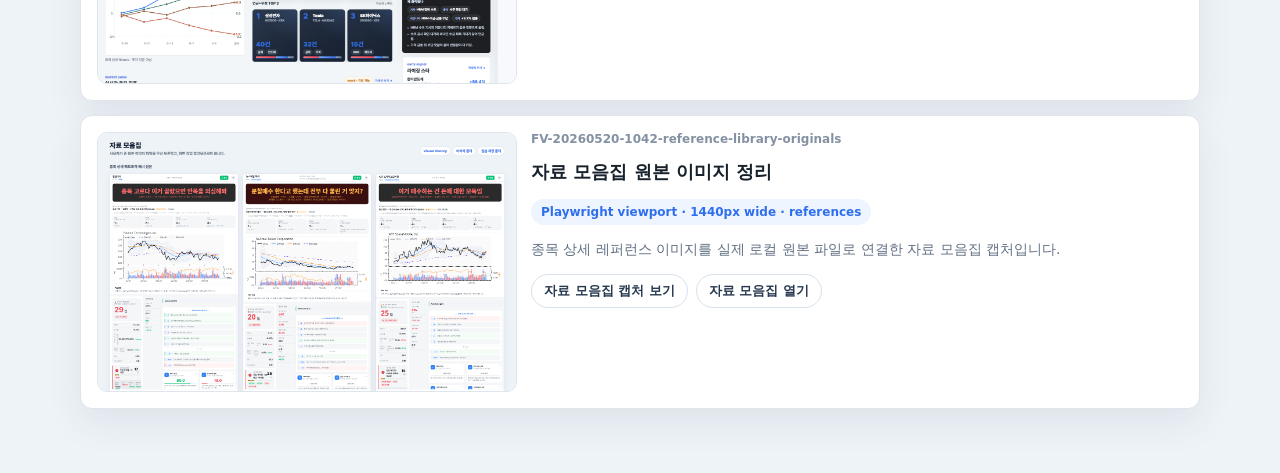
<file: front/public/visual-history/2026-05-20/index.html>
<!doctype html>
<html lang="ko">
  <head>
    <meta charset="UTF-8" />
    <meta name="viewport" content="width=device-width, initial-scale=1.0" />
    <title>2026-05-20 Front Visual History</title>
    <style>
      :root {
        color: #17212b;
        background: #eef3f8;
        font-family: Pretendard, "Pretendard Variable", system-ui, -apple-system, BlinkMacSystemFont, "Segoe UI", sans-serif;
      }
      * { box-sizing: border-box; }
      body { margin: 0; }
      main { width: min(1120px, calc(100% - 40px)); margin: 0 auto; padding: 34px 0 64px; }
      header, .version-list, article, .version-copy { display: grid; gap: 14px; }
      header { margin-bottom: 24px; }
      h1, h2, p { margin: 0; }
      h1 { font-size: 28px; line-height: 1.2; }
      h2 { font-size: 18px; line-height: 1.35; }
      p { color: #627084; font-size: 14px; line-height: 1.55; }
      a { color: #2f6fed; font-size: 13px; font-weight: 760; text-decoration: none; }
      .actions, .shot-links { display: flex; flex-wrap: wrap; gap: 8px; }
      .actions a, .shot-links a { display: inline-flex; align-items: center; min-height: 34px; padding: 0 12px; border: 1px solid #d8e1ec; border-radius: 999px; background: #fff; color: #26384f; }
      article { grid-template-columns: minmax(280px, 420px) minmax(0, 1fr); align-items: start; padding: 16px; border: 1px solid #dfe5ec; border-radius: 12px; background: #fff; box-shadow: 0 14px 36px rgba(39, 51, 67, 0.08); }
      .thumb { display: block; width: 100%; height: 260px; object-fit: cover; object-position: top left; border: 1px solid #dfe5ec; border-radius: 10px; }
      .meta { color: #8491a3; font-size: 12px; font-weight: 700; }
      .capture-note { display: inline-flex; width: fit-content; min-height: 26px; align-items: center; padding: 0 10px; border-radius: 999px; background: #eef5ff; color: #2f6fed; font-size: 12px; font-weight: 820; }
      @media (max-width: 760px) { main { width: min(100% - 24px, 1120px); } article { grid-template-columns: 1fr; } }
    </style>
  </head>
  <body>
    <main>
      <header>
        <h1>2026-05-20</h1>
        <p>대시보드 개미 심리 지수와 주요 탭 밀도 개편을 확인하는 대표 캡처입니다.</p>
        <div class="actions">
          <a href="../index.html">전체 날짜로 돌아가기</a>
          <a href="../references/index.html">자료 모음집</a>
          <a href="file:///C:/agents/YouBuyFirst/.worktrees/front-retail-sentiment-widget/front/public/visual-history/2026-05-20/">로컬 이미지 폴더 열기</a>
        </div>
      </header>

      <section class="version-list">
        <article>
          <img class="thumb" src="./FV-20260520-1320-stock-screener-redesign-full.png" alt="국장과 해외 거래량 TOP 10을 좌우로 보여주는 종목 탭" />
          <div class="version-copy">
            <span class="meta">FV-20260520-1320-tab-density-redesign · current</span>
            <h2>종목·주요 지표 상세·포트폴리오 밀도 개편</h2>
            <span class="capture-note">Playwright full page · 1440px wide · stocks / indicators / portfolio</span>
            <p>종목 탭은 국장/해외 거래량 TOP 10을 좌우 랭킹으로 정리하고, 주요 지표 상세 route는 별도 분석 페이지로 분리했습니다. 내 포트폴리오는 보유 종목, OCR 후보, 주문·원장, 체결 후 복기를 한 화면에서 비교하게 바꿨습니다.</p>
            <div class="shot-links" aria-label="tab density screenshots">
              <a href="./FV-20260520-1320-stock-screener-redesign-full.png">종목 탭 캡처 보기</a>
              <a href="./FV-20260520-1320-indicator-domestic-detail-full.png">주요 지표 상세 캡처 보기</a>
              <a href="./FV-20260520-1320-portfolio-ledger-redesign-full.png">포트폴리오 캡처 보기</a>
            </div>
          </div>
        </article>

        <article>
          <img class="thumb" src="./FV-20260520-1257-indicators-hub-redesign-1440.png" alt="주요 지표 핵심 허브와 국장 미장 섹터 방향 화면" />
          <div class="version-copy">
            <span class="meta">FV-20260520-1257-indicators-hub-redesign · current</span>
            <h2>주요 지표 핵심 허브 재구성</h2>
            <span class="capture-note">Playwright full page · 1440px wide · indicators</span>
            <p>국내주식, 미국주식, 채권, 원자재 핵심 카드를 상세 route로 연결하고, 국장·미장 섹터 방향을 정사각형 타일 맵으로 한눈에 볼 수 있게 바꿨습니다.</p>
            <div class="shot-links" aria-label="indicators screenshot">
              <a href="./FV-20260520-1257-indicators-hub-redesign-1440.png">주요 지표 캡처 보기</a>
            </div>
          </div>
        </article>

        <article>
          <img class="thumb" src="./FV-20260520-1233-human-indicator-redesign-communities-1440.png" alt="인간 지표 모자이크 신호, 성과 그래프, 모의 판단 로그 화면" />
          <div class="version-copy">
            <span class="meta">FV-20260520-1233-human-indicator-redesign · current</span>
            <h2>인간 지표 대시보드형 재구성</h2>
            <span class="capture-note">Playwright full page · 1440px wide · communities</span>
            <p>지금 뜨는 종목, 부정적인 종목, 언급 많은 종목, 라이징 스타를 상단 모자이크로 배치했습니다. 커뮤니티 에이전트 수익률 비교 그래프와 지표 추종/커뮤니티 역추종 판단 로그를 함께 보여줍니다.</p>
            <div class="shot-links" aria-label="human indicator screenshot">
              <a href="./FV-20260520-1233-human-indicator-redesign-communities-1440.png">인간 지표 캡처 보기</a>
            </div>
          </div>
        </article>

        <article>
          <img class="thumb" src="./FV-20260520-1132-retail-sentiment-half-qhd-dashboard-1280.png" alt="1280px 반폭에서 검색창 위로 올라간 개미 심리 지수 바" />
          <div class="version-copy">
            <span class="meta">FV-20260520-1132-retail-sentiment-half-qhd · responsive check</span>
            <h2>QHD 절반 폭 심리 지수 바</h2>
            <span class="capture-note">Playwright viewport · 1280px wide · dashboard</span>
            <p>1280px 폭에서는 왼쪽 게이지 카드가 검색창과 겹치지 않도록 검색창 위의 얇은 정보 바로 전환합니다.</p>
            <div class="shot-links" aria-label="half qhd screenshot">
              <a href="./FV-20260520-1132-retail-sentiment-half-qhd-dashboard-1280.png">1280px 캡처 보기</a>
            </div>
          </div>
        </article>

        <article>
          <img class="thumb" src="./FV-20260520-1038-retail-sentiment-gauge-ratio-dashboard-1440.png" alt="개미 심리 지수 가로형 게이지가 들어간 대시보드" />
          <div class="version-copy">
            <span class="meta">FV-20260520-1038-retail-sentiment-gauge-ratio</span>
            <h2>대시보드 가로형 개미 심리 지수 게이지</h2>
            <span class="capture-note">Playwright viewport · 1440px wide · dashboard</span>
            <p>검색창 위치를 유지하면서 개미 심리 지수를 가로형 게이지 카드로 정리한 기준 캡처입니다.</p>
            <div class="shot-links" aria-label="dashboard screenshots">
              <a href="./FV-20260520-1038-retail-sentiment-gauge-ratio-dashboard-1440.png">대시보드 캡처 보기</a>
            </div>
          </div>
        </article>

        <article>
          <img class="thumb" src="./FV-20260520-1042-reference-library-originals.png" alt="원본 이미지 중심으로 정리한 자료 모음집" />
          <div class="version-copy">
            <span class="meta">FV-20260520-1042-reference-library-originals</span>
            <h2>자료 모음집 원본 이미지 정리</h2>
            <span class="capture-note">Playwright viewport · 1440px wide · references</span>
            <p>종목 상세 레퍼런스 이미지를 실제 로컬 원본 파일로 연결한 자료 모음집 캡처입니다.</p>
            <div class="shot-links" aria-label="reference screenshots">
              <a href="./FV-20260520-1042-reference-library-originals.png">자료 모음집 캡처 보기</a>
              <a href="../references/index.html">자료 모음집 열기</a>
            </div>
          </div>
        </article>
      </section>
    </main>
  </body>
</html>
</file>
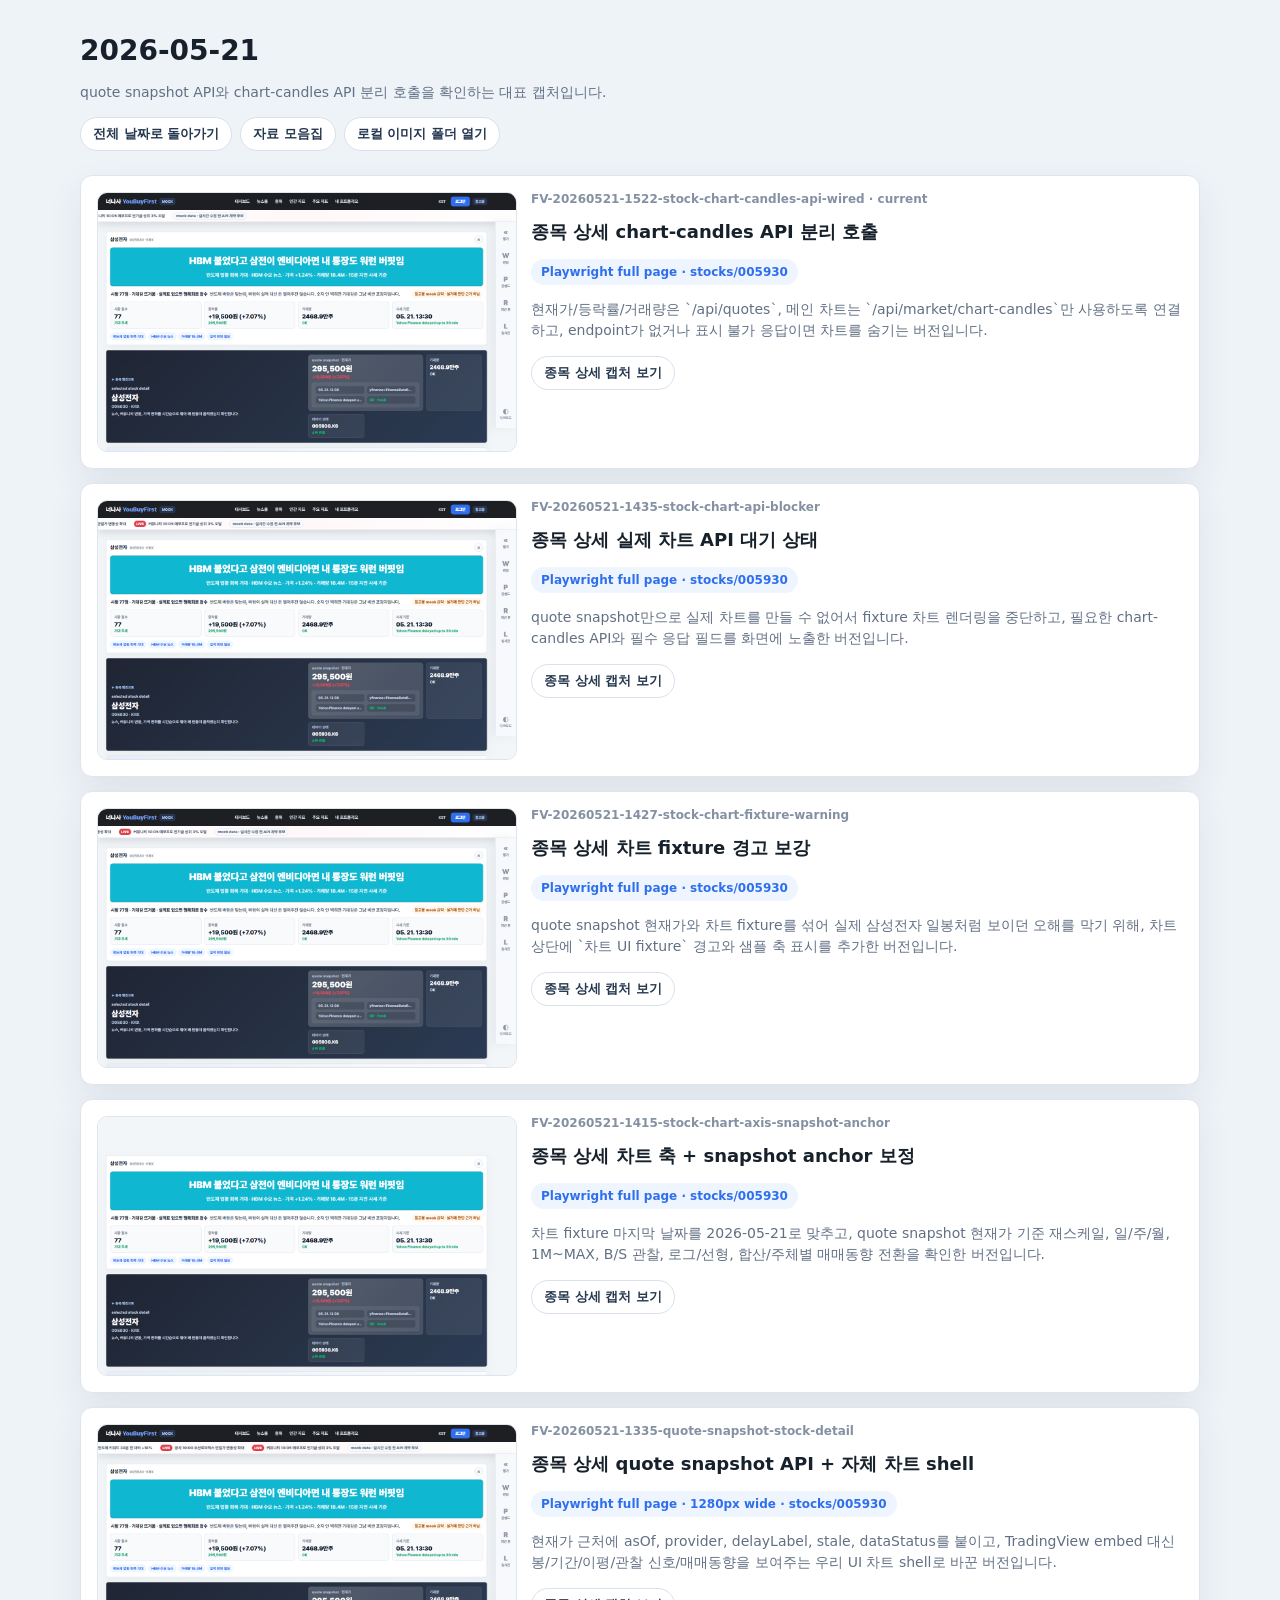
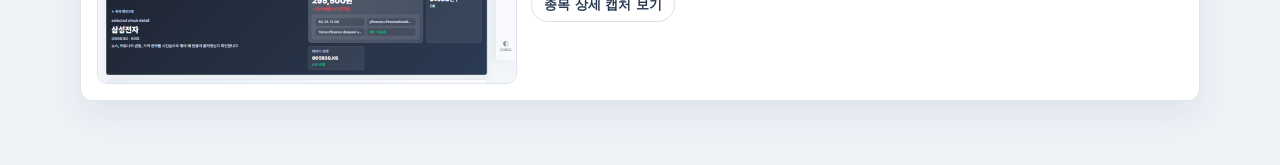
<file: front/public/visual-history/2026-05-21/index.html>
<!doctype html>
<html lang="ko">
  <head>
    <meta charset="UTF-8" />
    <meta name="viewport" content="width=device-width, initial-scale=1.0" />
    <title>2026-05-21 Front Visual History</title>
    <style>
      :root {
        color: #17212b;
        background: #eef3f8;
        font-family: Pretendard, "Pretendard Variable", system-ui, -apple-system, BlinkMacSystemFont, "Segoe UI", sans-serif;
      }
      * { box-sizing: border-box; }
      body { margin: 0; }
      main { width: min(1120px, calc(100% - 40px)); margin: 0 auto; padding: 34px 0 64px; }
      header, .version-list, article, .version-copy { display: grid; gap: 14px; }
      header { margin-bottom: 24px; }
      h1, h2, p { margin: 0; }
      h1 { font-size: 28px; line-height: 1.2; }
      h2 { font-size: 18px; line-height: 1.35; }
      p { color: #627084; font-size: 14px; line-height: 1.55; }
      a { color: #2f6fed; font-size: 13px; font-weight: 760; text-decoration: none; }
      .actions, .shot-links { display: flex; flex-wrap: wrap; gap: 8px; }
      .actions a, .shot-links a { display: inline-flex; align-items: center; min-height: 34px; padding: 0 12px; border: 1px solid #d8e1ec; border-radius: 999px; background: #fff; color: #26384f; }
      article { grid-template-columns: minmax(280px, 420px) minmax(0, 1fr); align-items: start; padding: 16px; border: 1px solid #dfe5ec; border-radius: 12px; background: #fff; box-shadow: 0 14px 36px rgba(39, 51, 67, 0.08); }
      .thumb { display: block; width: 100%; height: 260px; object-fit: cover; object-position: top left; border: 1px solid #dfe5ec; border-radius: 10px; }
      .meta { color: #8491a3; font-size: 12px; font-weight: 700; }
      .capture-note { display: inline-flex; width: fit-content; min-height: 26px; align-items: center; padding: 0 10px; border-radius: 999px; background: #eef5ff; color: #2f6fed; font-size: 12px; font-weight: 820; }
      @media (max-width: 760px) { main { width: min(100% - 24px, 1120px); } article { grid-template-columns: 1fr; } }
    </style>
  </head>
  <body>
    <main>
      <header>
        <h1>2026-05-21</h1>
        <p>quote snapshot API와 chart-candles API 분리 호출을 확인하는 대표 캡처입니다.</p>
        <div class="actions">
          <a href="../index.html">전체 날짜로 돌아가기</a>
          <a href="../references/index.html">자료 모음집</a>
          <a href="file:///C:/agents/YouBuyFirst/.worktrees/front-retail-sentiment-widget/front/public/visual-history/2026-05-21/">로컬 이미지 폴더 열기</a>
        </div>
      </header>

      <section class="version-list">
        <article>
          <img class="thumb" src="./FV-20260521-1522-stock-chart-candles-api-wired-1280.png" alt="chart-candles API 호출과 fallback 상태가 연결된 종목 상세" />
          <div class="version-copy">
            <span class="meta">FV-20260521-1522-stock-chart-candles-api-wired · current</span>
            <h2>종목 상세 chart-candles API 분리 호출</h2>
            <span class="capture-note">Playwright full page · stocks/005930</span>
            <p>현재가/등락률/거래량은 `/api/quotes`, 메인 차트는 `/api/market/chart-candles`만 사용하도록 연결하고, endpoint가 없거나 표시 불가 응답이면 차트를 숨기는 버전입니다.</p>
            <div class="shot-links" aria-label="stock chart-candles API wired screenshot">
              <a href="./FV-20260521-1522-stock-chart-candles-api-wired-1280.png">종목 상세 캡처 보기</a>
            </div>
          </div>
        </article>

        <article>
          <img class="thumb" src="./FV-20260521-1435-stock-chart-api-blocker-1280.png" alt="실제 일자별 차트 API 필요 상태로 전환한 종목 상세" />
          <div class="version-copy">
            <span class="meta">FV-20260521-1435-stock-chart-api-blocker</span>
            <h2>종목 상세 실제 차트 API 대기 상태</h2>
            <span class="capture-note">Playwright full page · stocks/005930</span>
            <p>quote snapshot만으로 실제 차트를 만들 수 없어서 fixture 차트 렌더링을 중단하고, 필요한 chart-candles API와 필수 응답 필드를 화면에 노출한 버전입니다.</p>
            <div class="shot-links" aria-label="stock chart API blocker screenshot">
              <a href="./FV-20260521-1435-stock-chart-api-blocker-1280.png">종목 상세 캡처 보기</a>
            </div>
          </div>
        </article>

        <article>
          <img class="thumb" src="./FV-20260521-1427-stock-chart-fixture-warning-1280.png" alt="실제 일봉이 아님을 명시한 종목 상세 차트 fixture 경고" />
          <div class="version-copy">
            <span class="meta">FV-20260521-1427-stock-chart-fixture-warning</span>
            <h2>종목 상세 차트 fixture 경고 보강</h2>
            <span class="capture-note">Playwright full page · stocks/005930</span>
            <p>quote snapshot 현재가와 차트 fixture를 섞어 실제 삼성전자 일봉처럼 보이던 오해를 막기 위해, 차트 상단에 `차트 UI fixture` 경고와 샘플 축 표시를 추가한 버전입니다.</p>
            <div class="shot-links" aria-label="stock chart fixture warning screenshots">
              <a href="./FV-20260521-1427-stock-chart-fixture-warning-1280.png">종목 상세 캡처 보기</a>
            </div>
          </div>
        </article>

        <article>
          <img class="thumb" src="./FV-20260521-1415-stock-chart-axis-snapshot-anchor-1280.png" alt="날짜 축과 snapshot anchor가 반영된 종목 상세 차트" />
          <div class="version-copy">
            <span class="meta">FV-20260521-1415-stock-chart-axis-snapshot-anchor</span>
            <h2>종목 상세 차트 축 + snapshot anchor 보정</h2>
            <span class="capture-note">Playwright full page · stocks/005930</span>
            <p>차트 fixture 마지막 날짜를 2026-05-21로 맞추고, quote snapshot 현재가 기준 재스케일, 일/주/월, 1M~MAX, B/S 관찰, 로그/선형, 합산/주체별 매매동향 전환을 확인한 버전입니다.</p>
            <div class="shot-links" aria-label="stock chart axis screenshots">
              <a href="./FV-20260521-1415-stock-chart-axis-snapshot-anchor-1280.png">종목 상세 캡처 보기</a>
            </div>
          </div>
        </article>

        <article>
          <img class="thumb" src="./FV-20260521-1335-quote-snapshot-stock-detail-1280.png" alt="quote snapshot 메타와 자체 차트 shell이 들어간 종목 상세" />
          <div class="version-copy">
            <span class="meta">FV-20260521-1335-quote-snapshot-stock-detail</span>
            <h2>종목 상세 quote snapshot API + 자체 차트 shell</h2>
            <span class="capture-note">Playwright full page · 1280px wide · stocks/005930</span>
            <p>현재가 근처에 asOf, provider, delayLabel, stale, dataStatus를 붙이고, TradingView embed 대신 봉/기간/이평/관찰 신호/매매동향을 보여주는 우리 UI 차트 shell로 바꾼 버전입니다.</p>
            <div class="shot-links" aria-label="stock detail quote snapshot screenshots">
              <a href="./FV-20260521-1335-quote-snapshot-stock-detail-1280.png">종목 상세 캡처 보기</a>
            </div>
          </div>
        </article>
      </section>
    </main>
  </body>
</html>
</file>
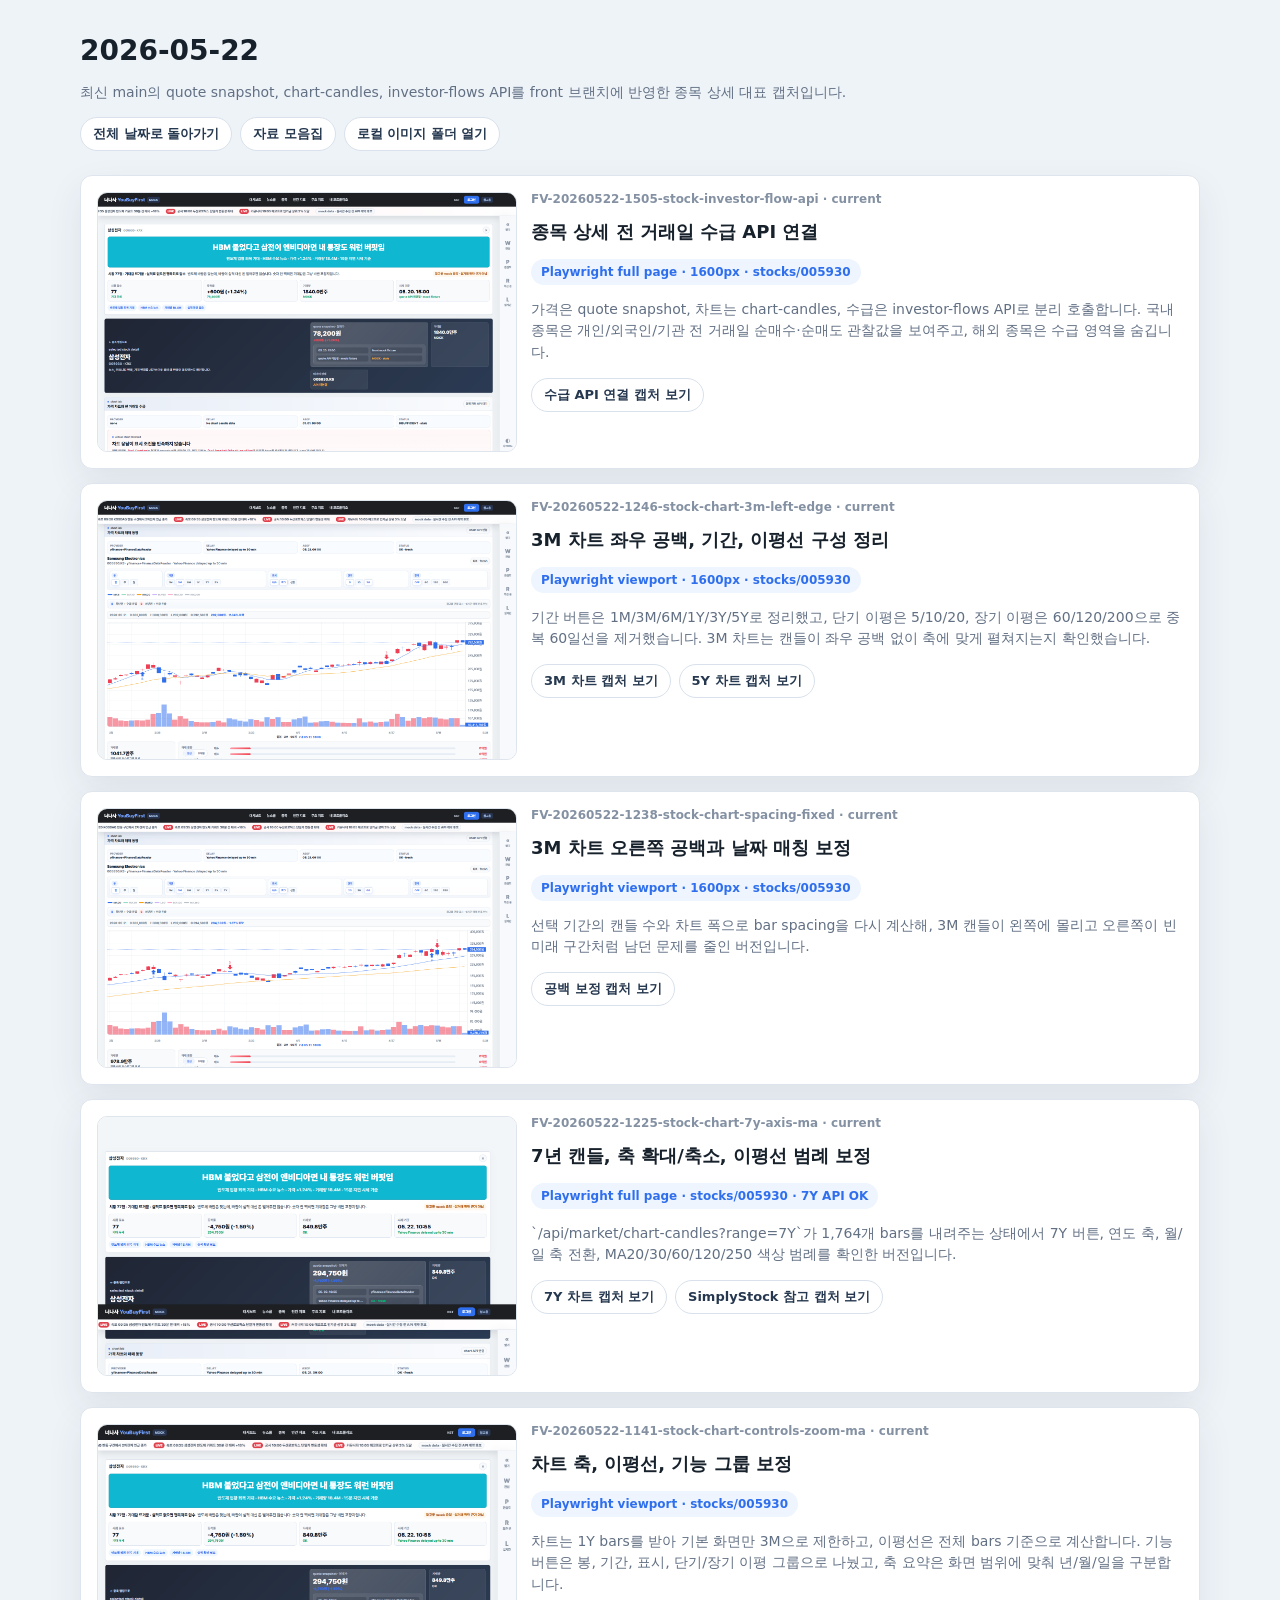
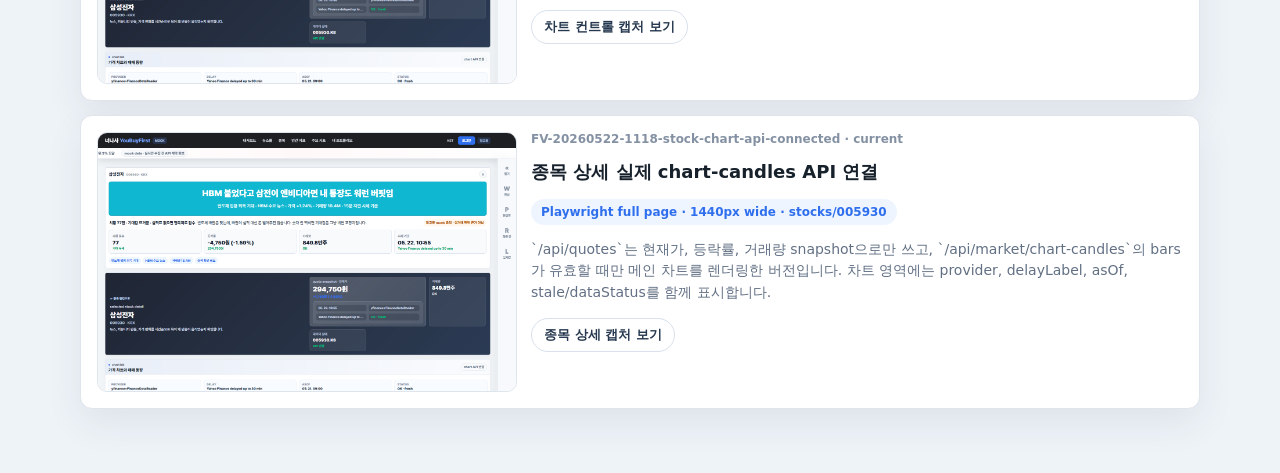
<file: front/public/visual-history/2026-05-22/index.html>
<!doctype html>
<html lang="ko">
  <head>
    <meta charset="UTF-8" />
    <meta name="viewport" content="width=device-width, initial-scale=1.0" />
    <title>2026-05-22 Front Visual History</title>
    <style>
      :root {
        color: #17212b;
        background: #eef3f8;
        font-family: Pretendard, "Pretendard Variable", system-ui, -apple-system, BlinkMacSystemFont, "Segoe UI", sans-serif;
      }
      * { box-sizing: border-box; }
      body { margin: 0; }
      main { width: min(1120px, calc(100% - 40px)); margin: 0 auto; padding: 34px 0 64px; }
      header, .version-list, article, .version-copy { display: grid; gap: 14px; }
      header { margin-bottom: 24px; }
      h1, h2, p { margin: 0; }
      h1 { font-size: 28px; line-height: 1.2; }
      h2 { font-size: 18px; line-height: 1.35; }
      p { color: #627084; font-size: 14px; line-height: 1.55; }
      a { color: #2f6fed; font-size: 13px; font-weight: 760; text-decoration: none; }
      .actions, .shot-links { display: flex; flex-wrap: wrap; gap: 8px; }
      .actions a, .shot-links a { display: inline-flex; align-items: center; min-height: 34px; padding: 0 12px; border: 1px solid #d8e1ec; border-radius: 999px; background: #fff; color: #26384f; }
      article { grid-template-columns: minmax(280px, 420px) minmax(0, 1fr); align-items: start; padding: 16px; border: 1px solid #dfe5ec; border-radius: 12px; background: #fff; box-shadow: 0 14px 36px rgba(39, 51, 67, 0.08); }
      .thumb { display: block; width: 100%; height: 260px; object-fit: cover; object-position: top left; border: 1px solid #dfe5ec; border-radius: 10px; }
      .meta { color: #8491a3; font-size: 12px; font-weight: 700; }
      .capture-note { display: inline-flex; width: fit-content; min-height: 26px; align-items: center; padding: 0 10px; border-radius: 999px; background: #eef5ff; color: #2f6fed; font-size: 12px; font-weight: 820; }
      @media (max-width: 760px) { main { width: min(100% - 24px, 1120px); } article { grid-template-columns: 1fr; } }
    </style>
  </head>
  <body>
    <main>
      <header>
        <h1>2026-05-22</h1>
        <p>최신 main의 quote snapshot, chart-candles, investor-flows API를 front 브랜치에 반영한 종목 상세 대표 캡처입니다.</p>
        <div class="actions">
          <a href="../index.html">전체 날짜로 돌아가기</a>
          <a href="../references/index.html">자료 모음집</a>
          <a href="file:///C:/agents/YouBuyFirst/.worktrees/front-investor-flow-ui/front/public/visual-history/2026-05-22/">로컬 이미지 폴더 열기</a>
        </div>
      </header>

      <section class="version-list">
        <article>
          <img class="thumb" src="./FV-20260522-1505-stock-investor-flow-api-1600.png" alt="전 거래일 수급 API 카드가 연결된 삼성전자 종목 상세" />
          <div class="version-copy">
            <span class="meta">FV-20260522-1505-stock-investor-flow-api · current</span>
            <h2>종목 상세 전 거래일 수급 API 연결</h2>
            <span class="capture-note">Playwright full page · 1600px · stocks/005930</span>
            <p>가격은 quote snapshot, 차트는 chart-candles, 수급은 investor-flows API로 분리 호출합니다. 국내 종목은 개인/외국인/기관 전 거래일 순매수·순매도 관찰값을 보여주고, 해외 종목은 수급 영역을 숨깁니다.</p>
            <div class="shot-links" aria-label="stock detail investor flow API screenshot">
              <a href="./FV-20260522-1505-stock-investor-flow-api-1600.png">수급 API 연결 캡처 보기</a>
            </div>
          </div>
        </article>

        <article>
          <img class="thumb" src="./FV-20260522-1246-stock-chart-3m-left-edge-1600.png" alt="3개월 차트의 왼쪽과 오른쪽 공백이 줄어든 종목 상세" />
          <div class="version-copy">
            <span class="meta">FV-20260522-1246-stock-chart-3m-left-edge · current</span>
            <h2>3M 차트 좌우 공백, 기간, 이평선 구성 정리</h2>
            <span class="capture-note">Playwright viewport · 1600px · stocks/005930</span>
            <p>기간 버튼은 1M/3M/6M/1Y/3Y/5Y로 정리했고, 단기 이평은 5/10/20, 장기 이평은 60/120/200으로 중복 60일선을 제거했습니다. 3M 차트는 캔들이 좌우 공백 없이 축에 맞게 펼쳐지는지 확인했습니다.</p>
            <div class="shot-links" aria-label="stock chart 3M left edge screenshot">
              <a href="./FV-20260522-1246-stock-chart-3m-left-edge-1600.png">3M 차트 캡처 보기</a>
              <a href="./FV-20260522-1245-stock-chart-5y-ranges-ma-left-edge-1600.png">5Y 차트 캡처 보기</a>
            </div>
          </div>
        </article>

        <article>
          <img class="thumb" src="./FV-20260522-1238-stock-chart-spacing-fixed-1600.png" alt="3개월 차트가 오른쪽 공백 없이 날짜 축과 맞게 펼쳐진 종목 상세" />
          <div class="version-copy">
            <span class="meta">FV-20260522-1238-stock-chart-spacing-fixed · current</span>
            <h2>3M 차트 오른쪽 공백과 날짜 매칭 보정</h2>
            <span class="capture-note">Playwright viewport · 1600px · stocks/005930</span>
            <p>선택 기간의 캔들 수와 차트 폭으로 bar spacing을 다시 계산해, 3M 캔들이 왼쪽에 몰리고 오른쪽이 빈 미래 구간처럼 남던 문제를 줄인 버전입니다.</p>
            <div class="shot-links" aria-label="stock chart spacing fixed screenshot">
              <a href="./FV-20260522-1238-stock-chart-spacing-fixed-1600.png">공백 보정 캡처 보기</a>
            </div>
          </div>
        </article>

        <article>
          <img class="thumb" src="./FV-20260522-1225-stock-chart-7y-axis-ma-1440.png" alt="7년 캔들, 연월일 축, 이평선 색상 범례를 확인한 종목 상세" />
          <div class="version-copy">
            <span class="meta">FV-20260522-1225-stock-chart-7y-axis-ma · current</span>
            <h2>7년 캔들, 축 확대/축소, 이평선 범례 보정</h2>
            <span class="capture-note">Playwright full page · stocks/005930 · 7Y API OK</span>
            <p>`/api/market/chart-candles?range=7Y`가 1,764개 bars를 내려주는 상태에서 7Y 버튼, 연도 축, 월/일 축 전환, MA20/30/60/120/250 색상 범례를 확인한 버전입니다.</p>
            <div class="shot-links" aria-label="stock chart 7Y screenshot">
              <a href="./FV-20260522-1225-stock-chart-7y-axis-ma-1440.png">7Y 차트 캡처 보기</a>
              <a href="./reference-simplystock-001820-chart-check.png">SimplyStock 참고 캡처 보기</a>
            </div>
          </div>
        </article>

        <article>
          <img class="thumb" src="./FV-20260522-1141-stock-chart-controls-zoom-ma-1440.png" alt="차트 기능 그룹, 1Y 축, 월봉, 장기 이평 버튼을 확인한 종목 상세" />
          <div class="version-copy">
            <span class="meta">FV-20260522-1141-stock-chart-controls-zoom-ma · current</span>
            <h2>차트 축, 이평선, 기능 그룹 보정</h2>
            <span class="capture-note">Playwright viewport · stocks/005930</span>
            <p>차트는 1Y bars를 받아 기본 화면만 3M으로 제한하고, 이평선은 전체 bars 기준으로 계산합니다. 기능 버튼은 봉, 기간, 표시, 단기/장기 이평 그룹으로 나눴고, 축 요약은 화면 범위에 맞춰 년/월/일을 구분합니다.</p>
            <div class="shot-links" aria-label="stock chart controls screenshot">
              <a href="./FV-20260522-1141-stock-chart-controls-zoom-ma-1440.png">차트 컨트롤 캡처 보기</a>
            </div>
          </div>
        </article>

        <article>
          <img class="thumb" src="./FV-20260522-1118-stock-chart-api-connected-1440.png" alt="chart-candles API bars로 렌더링된 종목 상세" />
          <div class="version-copy">
            <span class="meta">FV-20260522-1118-stock-chart-api-connected · current</span>
            <h2>종목 상세 실제 chart-candles API 연결</h2>
            <span class="capture-note">Playwright full page · 1440px wide · stocks/005930</span>
            <p>`/api/quotes`는 현재가, 등락률, 거래량 snapshot으로만 쓰고, `/api/market/chart-candles`의 bars가 유효할 때만 메인 차트를 렌더링한 버전입니다. 차트 영역에는 provider, delayLabel, asOf, stale/dataStatus를 함께 표시합니다.</p>
            <div class="shot-links" aria-label="stock chart API connected screenshot">
              <a href="./FV-20260522-1118-stock-chart-api-connected-1440.png">종목 상세 캡처 보기</a>
            </div>
          </div>
        </article>
      </section>
    </main>
  </body>
</html>
</file>
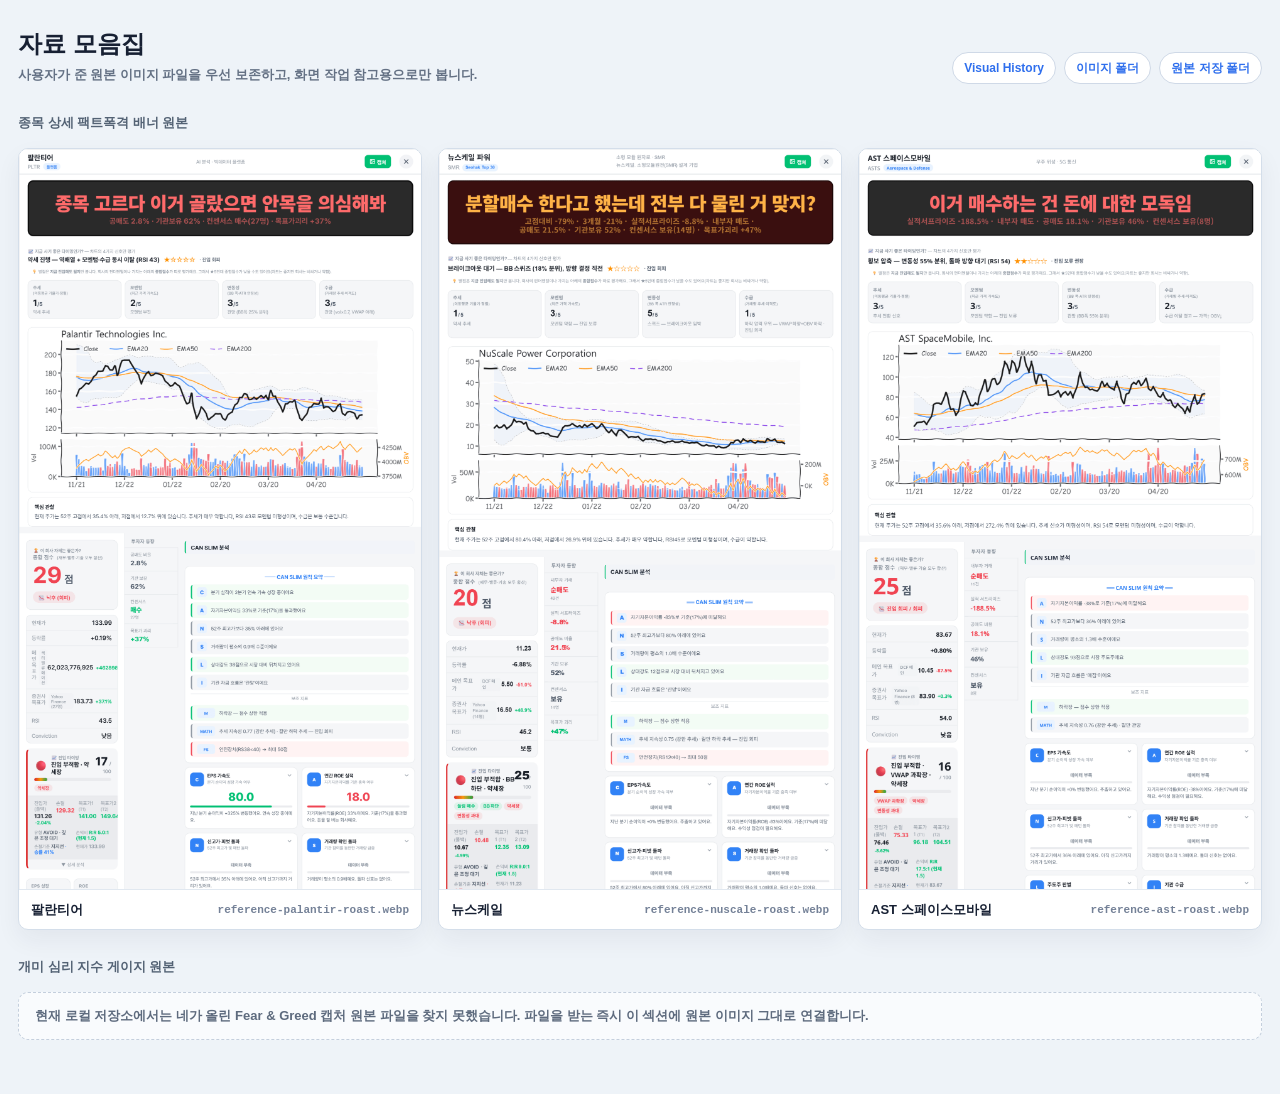
<file: front/public/visual-history/references/index.html>
<!doctype html>
<html lang="ko">
  <head>
    <meta charset="UTF-8" />
    <meta name="viewport" content="width=device-width, initial-scale=1.0" />
    <title>Front Visual References</title>
    <style>
      :root {
        color: #172033;
        background: #eef3f8;
        font-family: Pretendard, "Pretendard Variable", -apple-system, BlinkMacSystemFont, "Segoe UI", sans-serif;
      }

      * { box-sizing: border-box; }
      body { margin: 0; }

      main {
        width: min(100% - 36px, 1360px);
        margin: 0 auto;
        padding: 28px 0 54px;
      }

      header {
        display: flex;
        align-items: flex-end;
        justify-content: space-between;
        gap: 16px;
        margin-bottom: 18px;
      }

      h1, p { margin: 0; }
      h1 { color: #172033; font-size: 24px; font-weight: 920; letter-spacing: 0; }
      header p { margin-top: 6px; color: #647184; font-size: 13px; font-weight: 700; }

      .actions { display: flex; flex-wrap: wrap; gap: 8px; justify-content: flex-end; }
      a {
        display: inline-flex;
        min-height: 32px;
        align-items: center;
        padding: 0 11px;
        border: 1px solid #cfd9e7;
        border-radius: 999px;
        background: #ffffff;
        color: #2f6fed;
        font-size: 12px;
        font-weight: 820;
        text-decoration: none;
      }

      .reference-grid {
        display: grid;
        grid-template-columns: repeat(3, minmax(0, 1fr));
        gap: 16px;
        align-items: start;
      }

      .reference-section {
        grid-column: 1 / -1;
        margin: 12px 0 0;
        color: #536274;
        font-size: 13px;
        font-weight: 860;
      }

      figure {
        margin: 0;
        overflow: hidden;
        border: 1px solid #d4deea;
        border-radius: 10px;
        background: #ffffff;
        box-shadow: 0 10px 24px rgba(31, 42, 60, 0.06);
      }

      .image-slot {
        display: grid;
        min-height: 560px;
        max-height: 740px;
        overflow: hidden;
        background: #f7faff;
        place-items: center;
      }

      .image-slot img {
        display: block;
        width: 100%;
        height: 100%;
        min-height: inherit;
        object-fit: cover;
        object-position: top center;
        background: #ffffff;
      }

      .notice {
        grid-column: 1 / -1;
        padding: 14px 16px;
        border: 1px dashed #c4cfdd;
        border-radius: 10px;
        background: #f9fbfd;
        color: #5e6b7e;
        font-size: 13px;
        font-weight: 740;
      }

      figcaption {
        display: flex;
        align-items: center;
        justify-content: space-between;
        gap: 8px;
        min-height: 40px;
        padding: 0 12px;
        border-top: 1px solid #e1e8f0;
        color: #172033;
        font-size: 13px;
        font-weight: 860;
      }

      figcaption code {
        overflow: hidden;
        color: #748197;
        font-family: Consolas, monospace;
        font-size: 11px;
        font-weight: 650;
        text-overflow: ellipsis;
        white-space: nowrap;
      }

      @media (max-width: 1040px) {
        .reference-grid { grid-template-columns: 1fr; }
        .image-slot { min-height: 520px; }
      }

      @media (max-width: 720px) {
        main { width: min(100% - 20px, 1360px); }
        header { align-items: flex-start; flex-direction: column; }
        .actions { justify-content: flex-start; }
        .image-slot { min-height: 420px; }
      }
    </style>
  </head>
  <body>
    <main>
      <header>
        <div>
          <h1>자료 모음집</h1>
          <p>사용자가 준 원본 이미지 파일을 우선 보존하고, 화면 작업 참고용으로만 봅니다.</p>
        </div>
        <div class="actions">
          <a href="../index.html">Visual History</a>
          <a href="./assets/">이미지 폴더</a>
          <a href="file:///C:/agents/YouBuyFirst/docs/assets/stock-detail-copy/">원본 저장 폴더</a>
        </div>
      </header>

      <section class="reference-grid" aria-label="프론트 레퍼런스 이미지">
        <p class="reference-section">종목 상세 팩트폭격 배너 원본</p>
        <figure>
          <div class="image-slot">
            <img src="./assets/reference-palantir-roast.webp" alt="팔란티어 종목 상세 원본 레퍼런스" />
          </div>
          <figcaption><strong>팔란티어</strong><code>reference-palantir-roast.webp</code></figcaption>
        </figure>

        <figure>
          <div class="image-slot">
            <img src="./assets/reference-nuscale-roast.webp" alt="뉴스케일 종목 상세 원본 레퍼런스" />
          </div>
          <figcaption><strong>뉴스케일</strong><code>reference-nuscale-roast.webp</code></figcaption>
        </figure>

        <figure>
          <div class="image-slot">
            <img src="./assets/reference-ast-roast.webp" alt="AST 스페이스모바일 종목 상세 원본 레퍼런스" />
          </div>
          <figcaption><strong>AST 스페이스모바일</strong><code>reference-ast-roast.webp</code></figcaption>
        </figure>

        <p class="reference-section">개미 심리 지수 게이지 원본</p>
        <div class="notice">
          현재 로컬 저장소에서는 네가 올린 Fear &amp; Greed 캡처 원본 파일을 찾지 못했습니다. 파일을 받는 즉시 이 섹션에 원본 이미지 그대로 연결합니다.
        </div>
      </section>
    </main>
  </body>
</html>
</file>
